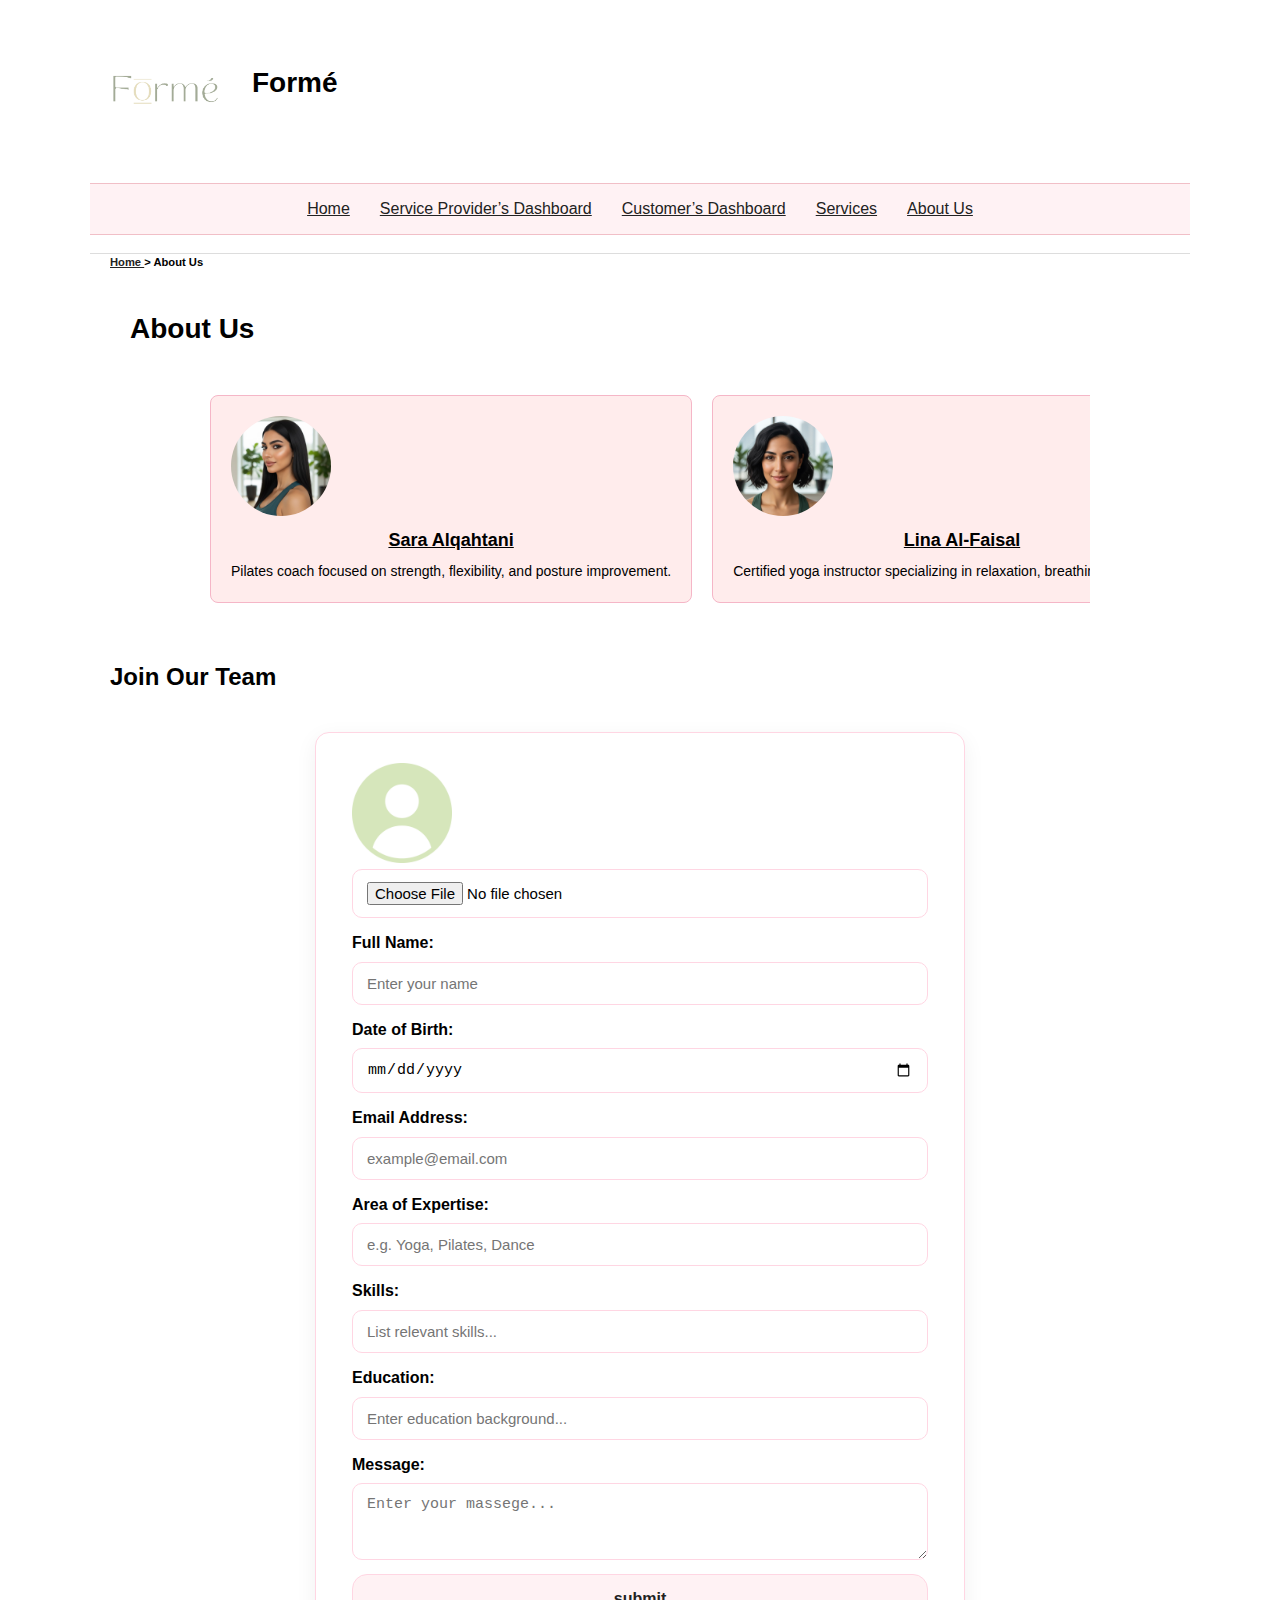
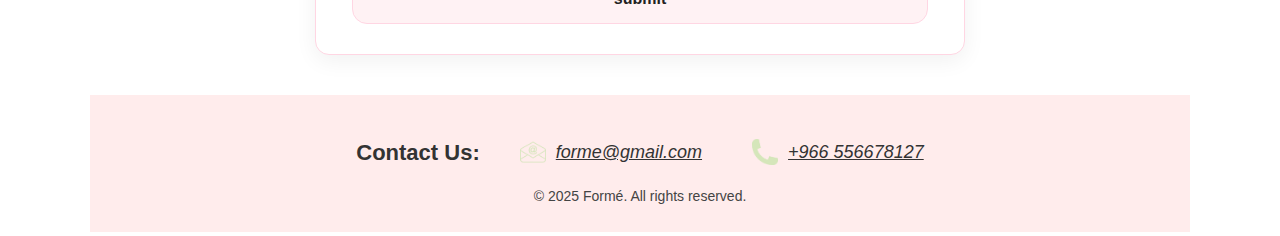
<file: About_Us.html>
<!DOCTYPE html>
<html lang="en">

<head>
  <meta charset="utf-8">
   <meta name="viewport" content="width=device-width, initial-scale=1.0">

  <title>Formé About Us Page</title>
  <link rel="stylesheet" href="Style.css">
    <script src="Script.js" defer></script>

</head>

<body>

  <!-- Header -->
  <header id="top" class="site-header">
    <div id="brand">
      <img src="images/Logo.png" alt="Logo" width="150" height="150">
      <h1 id="site-title">Formé</h1>
    </div>

    <nav id="navigation">
      <ul>
       <li><a href="home.html">Home</a></li>
        <li><a href="Service_Providers_Dashboard.html">Service Provider’s Dashboard</a></li>
        <li><a href="Customer_Dashboard.html">Customer’s Dashboard</a></li>
        <li><a href="Services.html">Services</a></li>
        <li><a href="About_Us.html">About Us</a></li>
      </ul>
    </nav>
  </header>

  <main>
    <nav id="indicator"><a href="home.html">Home </a>&gt; About Us </nav>

    <!-- Staff Section -->
    <section class="staff-section">
      <h2>About Us</h2>
      <div class="staff-container">

        <div class="staff-card">
          <img src="images/girl1.jpeg" alt="staff1 pic">
          <h3><a href="staff1.html">Sara Alqahtani</a></h3>
          <p>Pilates coach focused on strength, flexibility, and posture improvement.</p>
        </div>

        <div class="staff-card">
          <img src="images/girl2.jpeg" alt="staff2 pic">
          <h3><a href="staff2.html">Lina Al-Faisal</a></h3>
          <p>Certified yoga instructor specializing in relaxation, breathing, and balance.</p>
        </div>

        <div class="staff-card">
          <img src="images/girl3.jpeg" alt="staff3 pic">
          <h3><a href="staff3.html">Mona Al-Harbi</a></h3>
          <p>Dance coach with experience in modern and traditional styles, teaching rhythm and coordination.</p>
        </div>

        <div class="staff-card">
          <img src="images/girl4.jpeg" alt="staff4 pic">
          <h3><a href="staff4.html">Asma Al-Dossary</a></h3>
          <p>Wellness coach offering guidance in fitness, lifestyle, and personal health goals.</p>
        </div>

      </div>
    </section>

    <!-- Join Our Team Form -->
    <section class="join-team">
      <h2>Join Our Team</h2>

      <form class="form-card" name="teamForm" onsubmit="return validateForm()" method="post">

        <div class="form-image-upload">
          <img src="images/user-icon.png" alt="Avatar" width="100" height="100">

          <div class="file-upload-box">
            <input type="file" id="photo" name="profilePicture" accept="image/*">
          </div>
        </div>

        <label>Full Name:</label>
        <input type="text" id="name" name="name" placeholder="Enter your name" required >

        <label>Date of Birth:</label>
        <input type="date" id="dob" name="dob" required>

        <label>Email Address:</label>
        <input type="email" id="email" name="email" placeholder="example@email.com" required>

        <label>Area of Expertise:</label>
        <input type="text" id="expertise" name="expertise" placeholder="e.g. Yoga, Pilates, Dance" required>

        <label>Skills:</label>
        <input type="text" id="skills" name="skills" placeholder="List relevant skills..." required>

        <label>Education:</label>
        <input type="text" id="education" name="education" placeholder="Enter education background..." required>

        <label>Message:</label>
        <textarea id="message" name="message" rows="3" placeholder="Enter your massege..."></textarea>

        <input type="submit" value="submit" class="btn-primary-full">

      </form>
    </section>
  </main>

  <footer class="site-footer">
    <div class="contact-section">
      <h3>Contact Us:</h3>
      <div class="contact-info">
        <div class="contact-row">
          <img src="images/mail-removed.png" alt="Email icon">
          <a href="mailto:forme@gmail.com">forme@gmail.com</a>
        </div>
        <div class="contact-row">
          <img src="images/phone-removed.png" alt="Phone icon">
          <a href="tel:+966556678127">+966 556678127</a>
        </div>
      </div>
    </div>

    <p class="copyright">&copy; 2025 Formé. All rights reserved.</p>
  </footer>

</body>
</html>
</file>
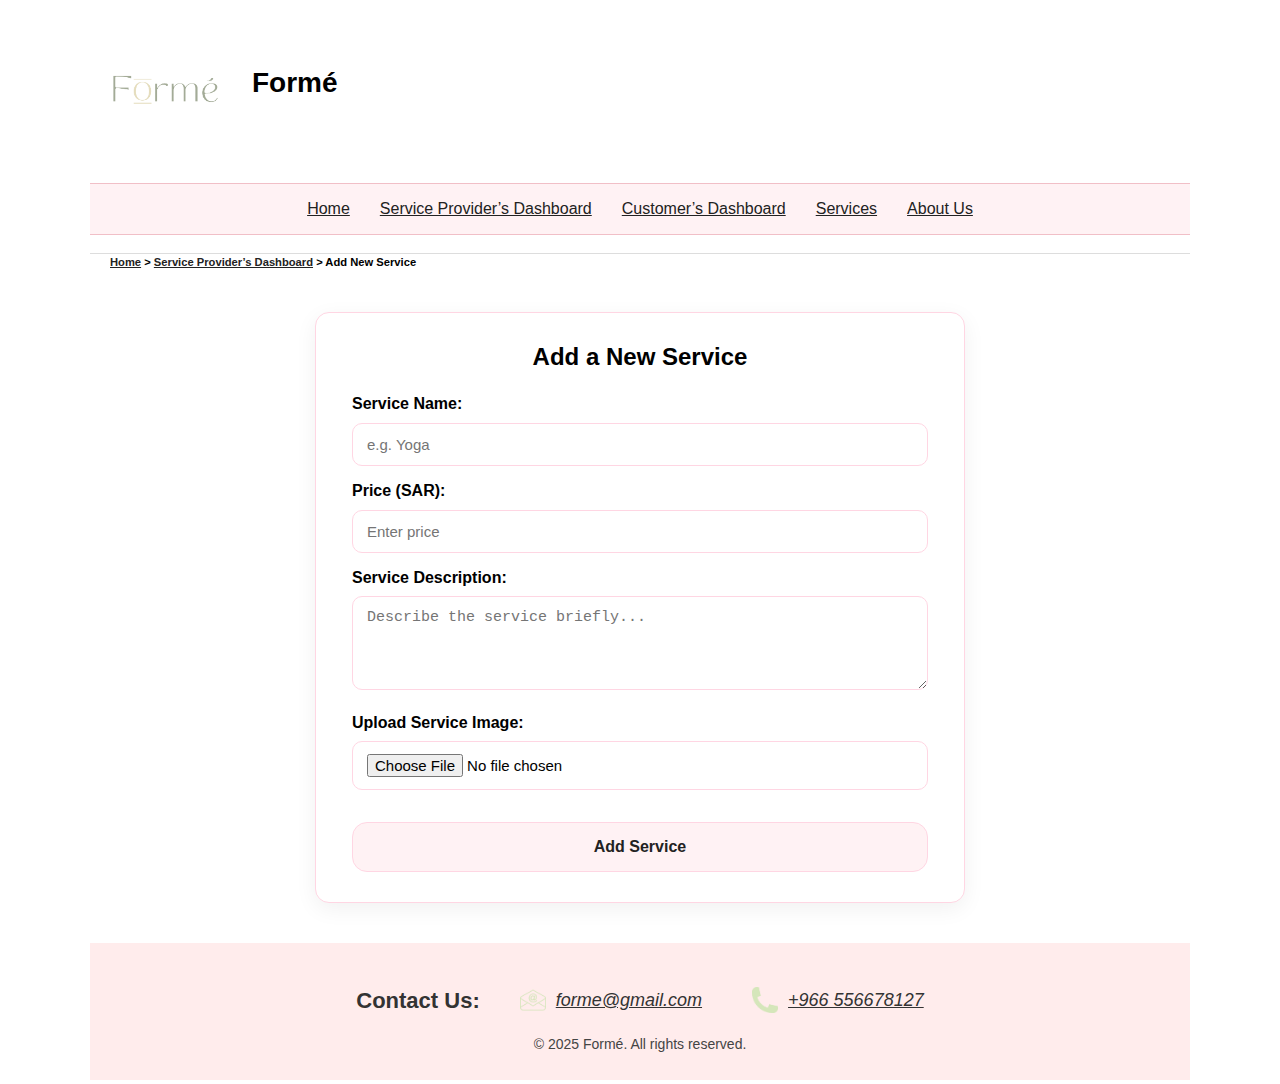
<file: add_new_service.html>
<!DOCTYPE html>
<html lang="en">

<head>
  <meta charset="utf-8">
  <title>Formé Add New Service</title>
  <link rel="stylesheet" href="Style.css">
  
</head>
<script src="Script.js" defer></script>
<body>

  <!-- Header -->
  <header id="top" class="site-header">
    <div id="brand">
      <img src="images/Logo.png" alt="Logo" width="150" height="150">
      <h1 id="site-title">Formé</h1>
    </div>

    <nav id="navigation">
      <ul>
        <li><a href="home.html">Home</a></li>
        <li><a href="Service_Providers_Dashboard.html">Service Provider’s Dashboard</a></li>
        <li><a href="Customer_Dashboard.html">Customer’s Dashboard</a></li>
        <li><a href="Services.html">Services</a></li>
        <li><a href="About_Us.html">About Us</a></li>
      </ul>
    </nav>

    <!-- THEME BUTTON (like your friends) -->
    <button id="themeBtn" class="theme-toggle">Switch Theme</button>
  </header>

  <!-- Main -->
  <main>

    <nav id="indicator">
      <a href="home.html">Home</a> &gt;
      <a href="Service_Providers_Dashboard.html">Service Provider’s Dashboard</a> &gt; Add New Service
    </nav>

    <!-- Add service form -->
    <section id="add-service">
      <form id="addServiceForm" class="form-card" action="#" method="post">

        <h2 style="text-align:center;">Add a New Service</h2>

        <label for="service-name">Service Name:</label>
        <input type="text" id="service-name" name="service-name" placeholder="e.g. Yoga" >

        <label for="service-price">Price (SAR):</label>
        <input type="number" id="service-price" name="service-price" placeholder="Enter price" min="0" >

        <label for="service-desc">Service Description:</label>
        <textarea id="service-desc" name="service-desc" rows="4" placeholder="Describe the service briefly..." ></textarea>

        <label for="service-photo">Upload Service Image:</label>
        <input type="file" id="service-photo" name="service-photo" accept="image/*" >

        <br><br>

        <input type="submit" value="Add Service" class="btn-primary-full">

      </form>
    </section>

  </main>

  <!-- Footer -->
  <footer class="site-footer">
    <div class="contact-section">
      <h3>Contact Us:</h3>
      <div class="contact-info">
        <div class="contact-row">
          <img src="images/mail-removed.png" alt="Email icon">
          <a href="mailto:forme@gmail.com">forme@gmail.com</a>
        </div>
        <div class="contact-row">
          <img src="images/phone-removed.png" alt="Phone icon">
          <a href="tel:+966556678127">+966 556678127</a>
        </div>
      </div>
    </div>
    <p class="copyright">&copy; 2025 Formé. All rights reserved.</p>
  </footer>
<script src="Script.js"></script>
</body>
</html>
</file>
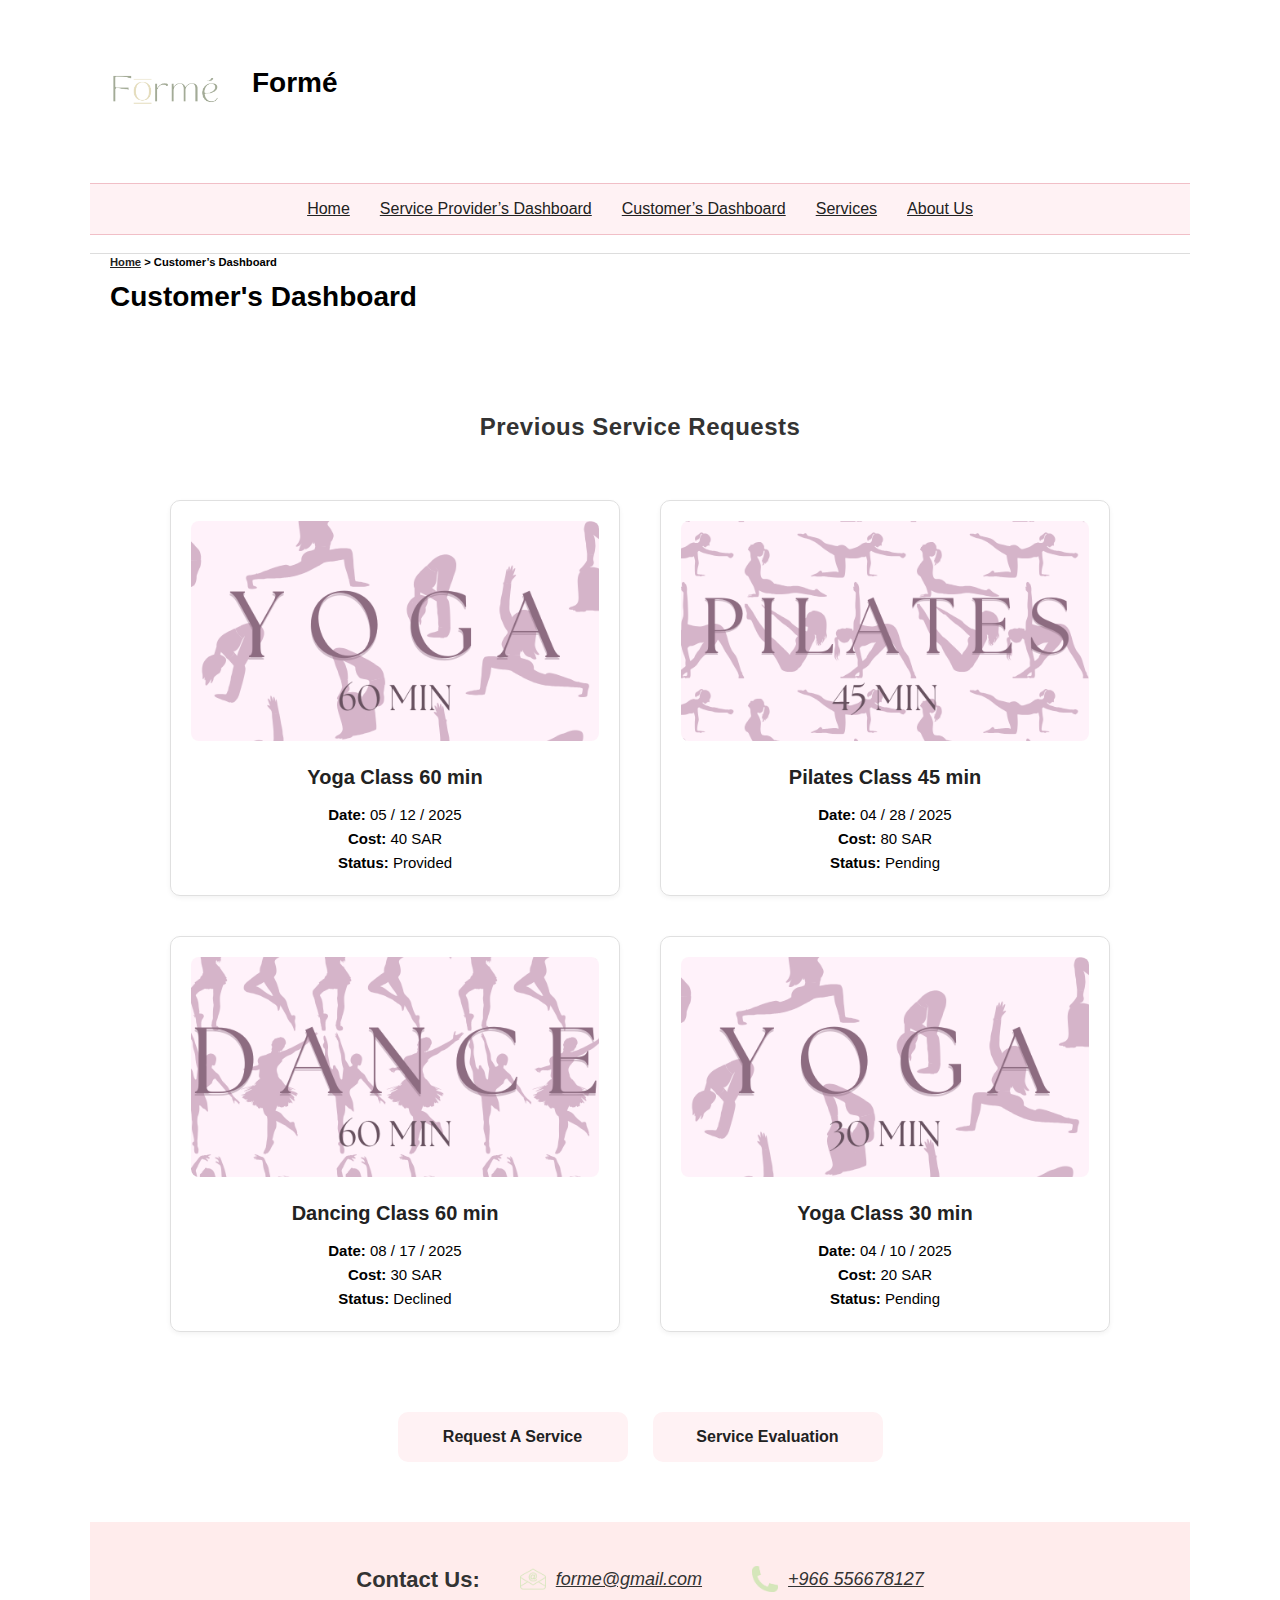
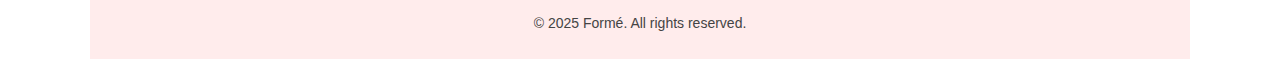
<file: Customer_Dashboard.html>
<!DOCTYPE html>
<html lang="en">

<head>
  <meta charset="utf-8">
  <title>Formé Customer Dashboard Page</title>
  <link rel="stylesheet" href="Style.css">
</head>

<body>

  <!-- Header -->
  <header id="top" class="site-header">

    <div id="brand">
      <img src="images/Logo.png" alt="Logo" width="150" height="150">
      <h1 id="site-title">Formé</h1>
    </div>

    <!-- Navigation bar -->
    <nav id="navigation">
      <ul>
        <li><a href="home.html">Home</a></li>
        <li><a href="Service_Providers_Dashboard.html">Service Provider’s Dashboard</a></li>
        <li><a href="Customer_Dashboard.html">Customer’s Dashboard</a></li>
        <li><a href="Services.html">Services</a></li>
        <li><a href="About_Us.html">About Us</a></li>
      </ul>
    </nav>
  </header>

  <!-- Main -->
  <main>
    <!-- Breadcrumb -->
    <nav id="indicator">
      <a href="home.html">Home</a> &gt; Customer’s Dashboard
    </nav>

    <h1 class="page-title">Customer's Dashboard</h1>

    <h2 class="section-title">Previous Service Requests</h2>

    <!-- Static previous requests (phase 2 requirement) -->
    <div class="catalog">

      <article class="product">
        <img src="images/YOGA60.png" alt="Yoga Class">
        <h3>Yoga Class 60 min</h3>
        <p><strong>Date:</strong> 05 / 12 / 2025</p>
        <p><strong>Cost:</strong> 40 SAR</p>
        <p><strong>Status:</strong> Provided</p>
      </article>

      <article class="product">
        <img src="images/pilates45.png" alt="Pilates Class">
        <h3>Pilates Class 45 min</h3>
        <p><strong>Date:</strong> 04 / 28 / 2025</p>
        <p><strong>Cost:</strong> 80 SAR</p>
        <p><strong>Status:</strong> Pending</p>
      </article>

      <article class="product">
        <img src="images/dance60.png" alt="Dance Class">
        <h3>Dancing Class 60 min</h3>
        <p><strong>Date:</strong> 08 / 17 / 2025</p>
        <p><strong>Cost:</strong> 30 SAR</p>
        <p><strong>Status:</strong> Declined</p>
      </article>

      <article class="product">
        <img src="images/YOGA30.png" alt="Yoga Class">
        <h3>Yoga Class 30 min</h3>
        <p><strong>Date:</strong> 04 / 10 / 2025</p>
        <p><strong>Cost:</strong> 20 SAR</p>
        <p><strong>Status:</strong> Pending</p>
      </article>

    </div>

    <!-- Links to phase 3 pages -->
    <div class="customer-links">
      <a href="request_service.html" class="btn-primary">Request A Service</a>
      <a href="Service_Evaluation.html" class="btn-primary">Service Evaluation</a>
    </div>

  </main>

  <!-- Footer -->
  <footer class="site-footer">
    <div class="contact-section">
      <h3>Contact Us:</h3>
      <div class="contact-info">
        <div class="contact-row">
          <img src="images/mail-removed.png" alt="Email icon">
          <a href="mailto:forme@gmail.com">forme@gmail.com</a>
        </div>
        <div class="contact-row">
          <img src="images/phone-removed.png" alt="Phone icon">
          <a href="tel:+966556678127">+966 556678127</a>
        </div>
      </div>
    </div>
    <p class="copyright">© 2025 Formé. All rights reserved.</p>
  </footer>

  <script src="Script.js"></script>
</body>

</html>
</file>
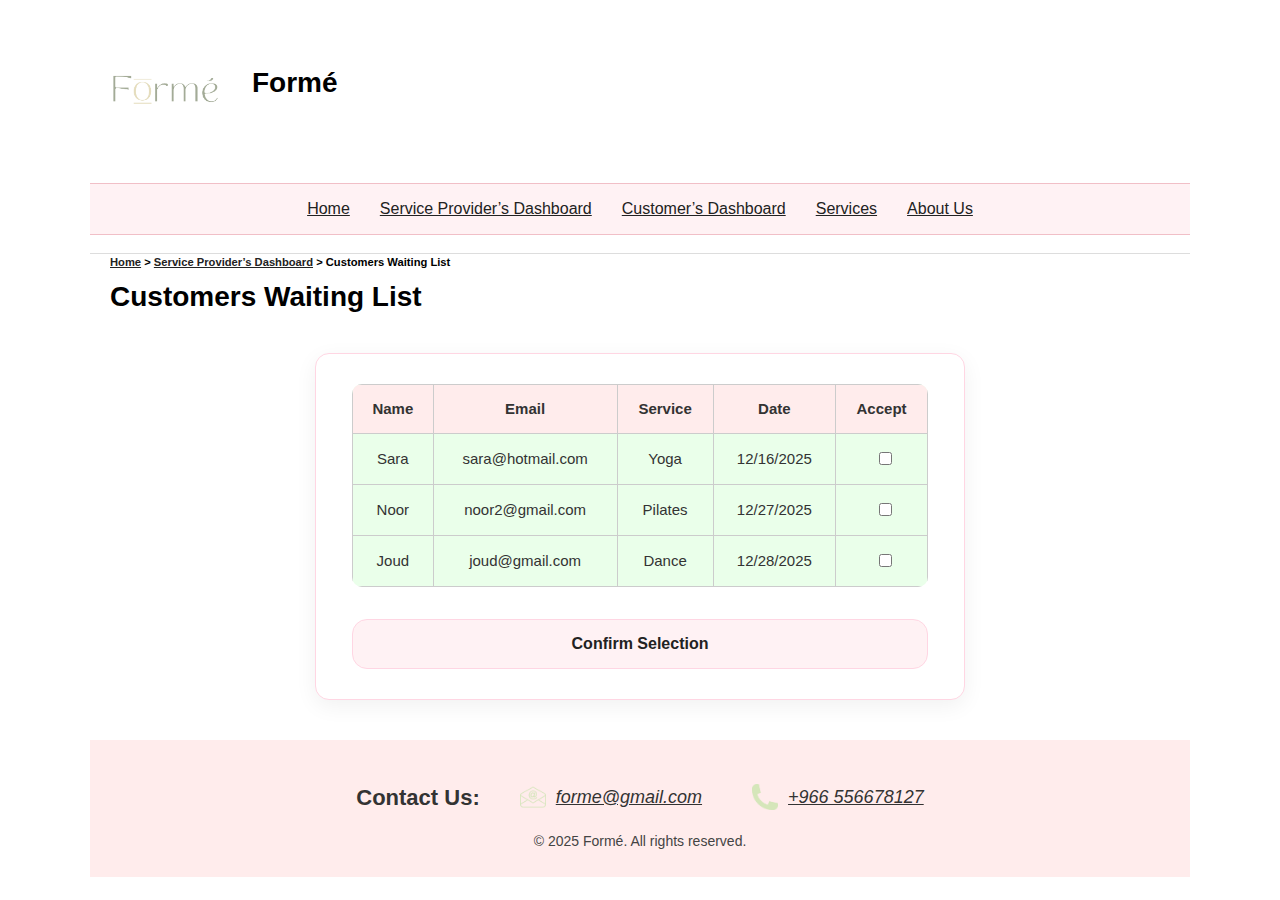
<file: customers_waiting_list.html>
<!DOCTYPE html>
<html lang="en">

<head>
  <meta charset="utf-8">
  <title>Formé Customers Waiting List</title>
  <link rel="stylesheet" href="Style.css">
</head>
<script src="Script.js" defer></script>

<body>

  <!-- Header -->
  <header id="top" class="site-header">
    <div id="brand">
      <img src="images/Logo.png" alt="Logo" width="150" height="150">
      <h1 id="site-title">Formé</h1>
    </div>

    <nav id="navigation">
      <ul>
        <li><a href="home.html">Home</a></li>
        <li><a href="Service_Providers_Dashboard.html">Service Provider’s Dashboard</a></li>
        <li><a href="Customer_Dashboard.html">Customer’s Dashboard</a></li>
        <li><a href="Services.html">Services</a></li>
        <li><a href="About_Us.html">About Us</a></li>
      </ul>
    </nav>
  </header>


  <!-- Main -->
  <main>

    <nav id="indicator">
  <a href="home.html">Home</a> &gt;
  <a href="Service_Providers_Dashboard.html">Service Provider’s Dashboard</a> &gt;
  Customers Waiting List
</nav>


    <section id="waiting-list">
      <h2 class="page-title center">Customers Waiting List</h2>

      <form class="form-card">
  <!-- Waiting list Table -->
        <div class="table-wrapper">
          <table class="table">
            <thead>
              <tr>
                <th>Name</th>
                <th>Email</th>
                <th>Service</th>
                <th>Date</th>
                <th>Accept</th>
              </tr>
            </thead>

            <tbody>
              <tr>
                <td>Sara</td>
                <td>sara@hotmail.com</td>
                <td>Yoga</td>
                <td>12/16/2025</td>
                <td><input type="checkbox" name="accept1"></td>
              </tr>

              <tr>
                <td>Noor</td>
                <td>noor2@gmail.com</td>
                <td>Pilates</td>
                <td>12/27/2025</td>
                <td><input type="checkbox" name="accep2"></td>
              </tr>

              <tr>
                <td>Joud</td>
                <td>joud@gmail.com</td>
                <td>Dance</td>
                <td>12/28/2025</td>
                <td><input type="checkbox" name="accept3"></td>
              </tr>
              
            </tbody>
          </table>
        </div>
<br>
<input type="submit" value="Confirm Selection" class="btn-primary-full">          
        

      </form>

    </section>
  </main>


  <!-- Footer -->
  <footer class="site-footer">
    <div class="contact-section">
      <h3>Contact Us:</h3>
      <div class="contact-info">
        <div class="contact-row">
          <img src="images/mail-removed.png" alt="Email icon">
          <a href="mailto:forme@gmail.com">forme@gmail.com</a>
        </div>
        <div class="contact-row">
          <img src="images/phone-removed.png" alt="Phone icon">
          <a href="tel:+966556678127">+966 556678127</a>
        </div>
      </div>
    </div>

    <p class="copyright">&copy; 2025 Formé. All rights reserved.</p>
  </footer>

</body>
</html>
</file>
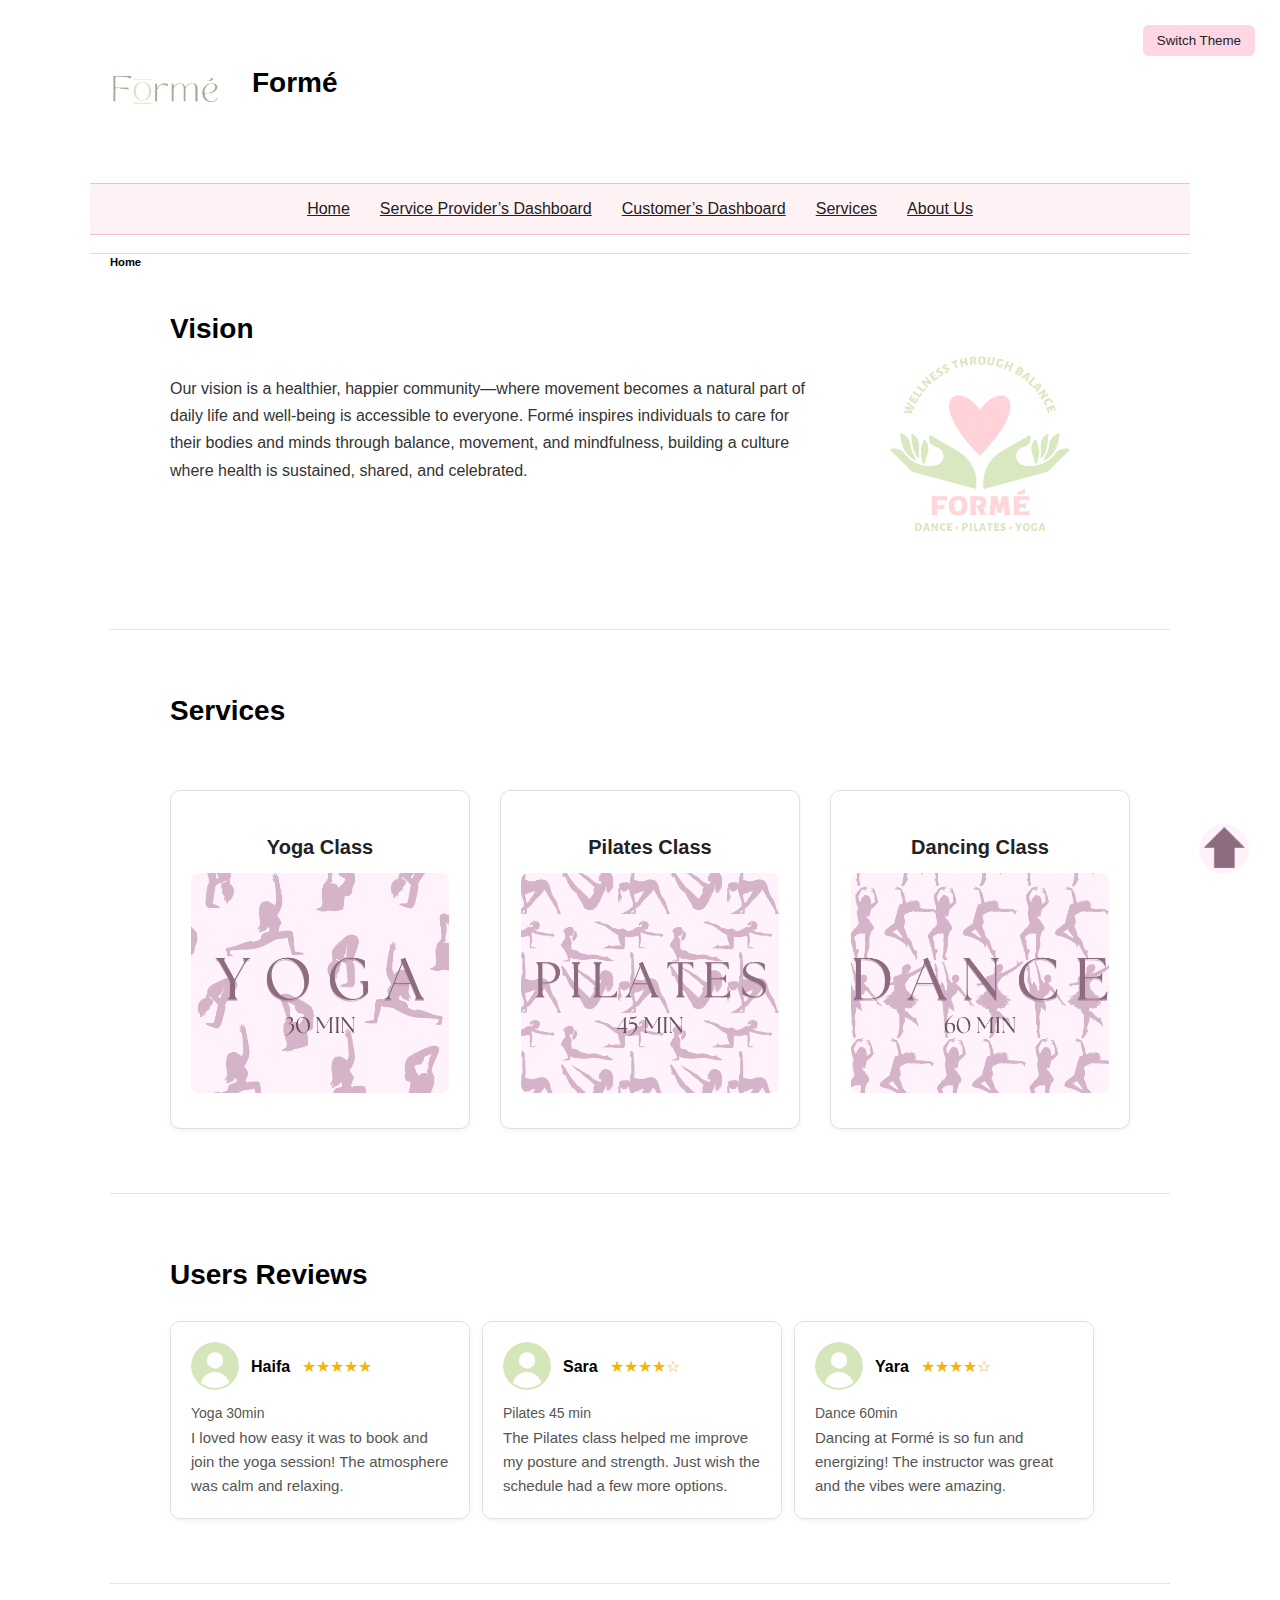
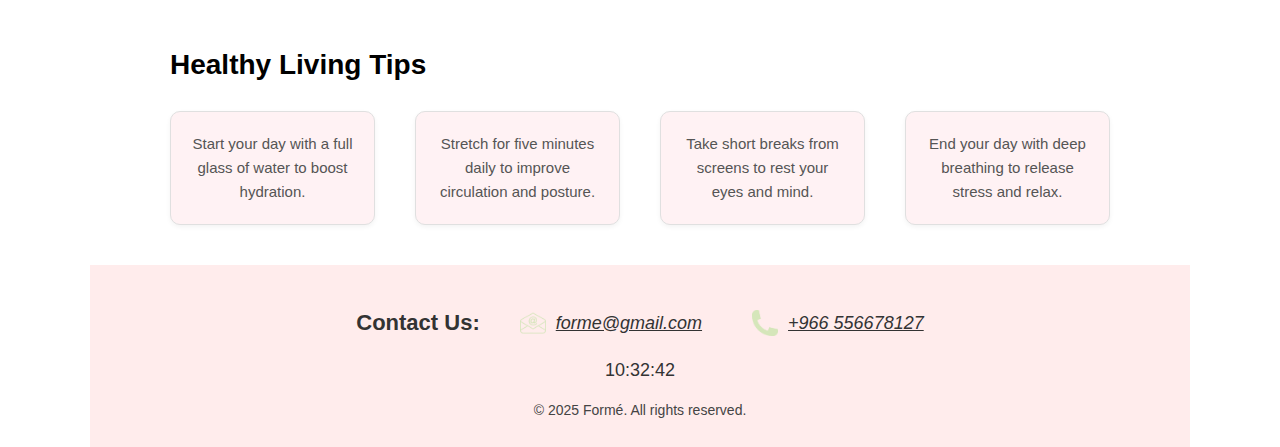
<file: home.html>
<!DOCTYPE html>
<html lang="en">
<head>
  <meta charset="utf-8" >
 <meta name="viewport" content="width=device-width, initial-scale=1.0">

  <title>Formé Home</title>
  <link rel="stylesheet" href="Style.css">
  <script src="Script.js" defer></script>
</head>

<body>

  <!-- Header -->
  <header id="top" class="site-header">
    <div id="brand">
      <img src="images/Logo.png" alt="Logo" width="150" height="150">
      <h1 id="site-title">Formé</h1>
	  <!-- Theme Button -->
<button id="themeBtn">Switch Theme</button>
  
    </div>


    <!-- Navigation bar -->
    <nav id="navigation">
      <ul>
        <li><a href="home.html">Home</a></li>
        <li><a href="Service_Providers_Dashboard.html">Service Provider’s Dashboard</a></li>
        <li><a href="Customer_Dashboard.html">Customer’s Dashboard</a></li>
        <li><a href="Services.html">Services</a></li>
        <li><a href="About_Us.html">About Us</a></li>
      </ul>
    </nav>
  </header>

  <!-- Main -->
  <main id="home-main">
  <nav id="indicator">Home</nav>
    <!-- Vision -->
    <section id="vision">
      <h2 id="vision-title">Vision</h2>

      <div class="vision-row">
        <div class="vision-text">
		
          <p>
            Our vision is a healthier, happier community—where movement becomes a natural part of daily life
            and well-being is accessible to everyone. 
            Formé inspires individuals to care for their bodies and minds
            through balance, movement, and mindfulness, building a culture where health is sustained, shared, and celebrated.
          </p>
        </div>

        
          <img class="vision-image" src="images/Vision.png" alt="Illustration related to Formé vision" >
     
      </div>
    </section>

   <hr>
     <!-- Services -->
    <section id="services" >
      <h2 id="services-title">Services</h2>

      <div class="cards services-cards">
        <article class="yoga card service">
          <h3>Yoga Class</h3>
        
            <img src="images/YOGA30.png" alt="Yoga Class 30 minutes" width="260" height="320">

		 <div class="yoga-info">
			<strong>Classes we offer for you</strong>
			<p>A calm and quick session to relax your body and clear your mind — ideal for busy days when you need a moment of balance.</p>
			<p>30 min – 20 SAR</p>
		</div>
			
        </article>
		
		 <article class="pilates card service">
          <h3>Pilates Class</h3>
         
            <img src="images/pilates45.png" alt="Pilates Class 45 minutes" width="260" height="320">
           
        <!-- Hidden info shown on hover -->
			<div class="pilates-info">
				<strong>Classes we offer for you</strong>
				<p>Focus on strength and control with gentle yet powerful movements that enhance posture, flexibility, and full-body awareness.</p>
				<p>45 min – 80 SAR</p>
				
			</div>
	
        </article>

        <article class="dance card service">
          <h3>Dancing Class</h3>
       
            <img src="images/dance60.png" alt="Dancing Class 60 minutes" width="260" height="320">
          
		   <!-- Hidden info shown on hover -->
         <div class="dance-info">
			<strong>Classes we offer for you</strong>
			<p>A full-hour dance experience that improves stamina and balance while letting you express yourself freely through motion and music.</p>
	
			<p>60 min – 30 SAR</p>
		</div>
			
        </article>
      </div>
	  </section>
	  <hr>
    <!-- Users Reviews -->
<section id="reviews">
  <h2 id="reviews-title">Users Reviews</h2>

  <div class="cards review-cards">
    <div class="card review">
      <div class="review-header">
        <img src="images/user-icon.png" alt="User icon" width="48" height="48">
        
          <strong>Haifa</strong>
          <span class="rating">★★★★★</span>
       
		</div>		
			<div><span class="rate-service">Yoga 30min</span></div>


      <p>
        I loved how easy it was to book and join the yoga session! The atmosphere was calm and relaxing.
      </p>
    </div>

    <div class="card review">
      <div class="review-header">
        <img src="images/user-icon.png" alt="User icon" width="48" height="48">
       
          <strong>Sara</strong>
          <span class="rating">★★★★☆</span>
		</div>
    <div><span class="rate-service">Pilates 45 min</span></div>
  
        
    
      <p>
        The Pilates class helped me improve my posture and strength. Just wish the schedule had a few more options.
      </p>
    </div>

    <div class="card review">
     <div class="review-header">
        <img src="images/user-icon.png" alt="User icon" width="48" height="48">
        
          <strong>Yara</strong>
          <span class="rating">★★★★☆</span>
		   </div>
		   <div><span class="rate-service">Dance 60min</span></div>
   
			
				
       
      
      <p>
        Dancing at Formé is so fun and energizing! The instructor was great and the vibes were amazing.
      </p>
    </div>
  </div>
  
  
</section>
<hr>
 <!-- Healthy Living Tips -->
<section id="tips">
  <h2 id="tips-title">Healthy Living Tips</h2>
  <div class="tips-cards">
    <div class="tip-box">Start your day with a full glass of water to boost hydration.</div>
    <div class="tip-box">Stretch for five minutes daily to improve circulation and posture.</div>
    <div class="tip-box">Take short breaks from screens to rest your eyes and mind.</div>
    <div class="tip-box">End your day with deep breathing to release stress and relax.</div>
  </div>
</section>
  
  
<!-- Scroll to Top Button -->
<button id="scrollTopBtn">
  <img src="images/arrow_up.png" alt="Go to top">
</button>

  </main>
  
  
 <footer class="site-footer">
  <div class="contact-section">
    <h3>Contact Us:</h3>

    <div class="contact-info">
      <div class="contact-row">
        <img src="images/mail-removed.png" alt="Email icon">
        <a href="mailto:forme@gmail.com">forme@gmail.com</a>
      </div>

      <div class="contact-row">
        <img src="images/phone-removed.png" alt="Phone icon">
        <a href="tel:+966556678127">+966 556678127</a>
      </div>
    </div>
  </div>
 <p id="clock"></p>
  <p class="copyright">&copy; 2025 Formé. All rights reserved.</p>
</footer>

</body>
</html>
</file>
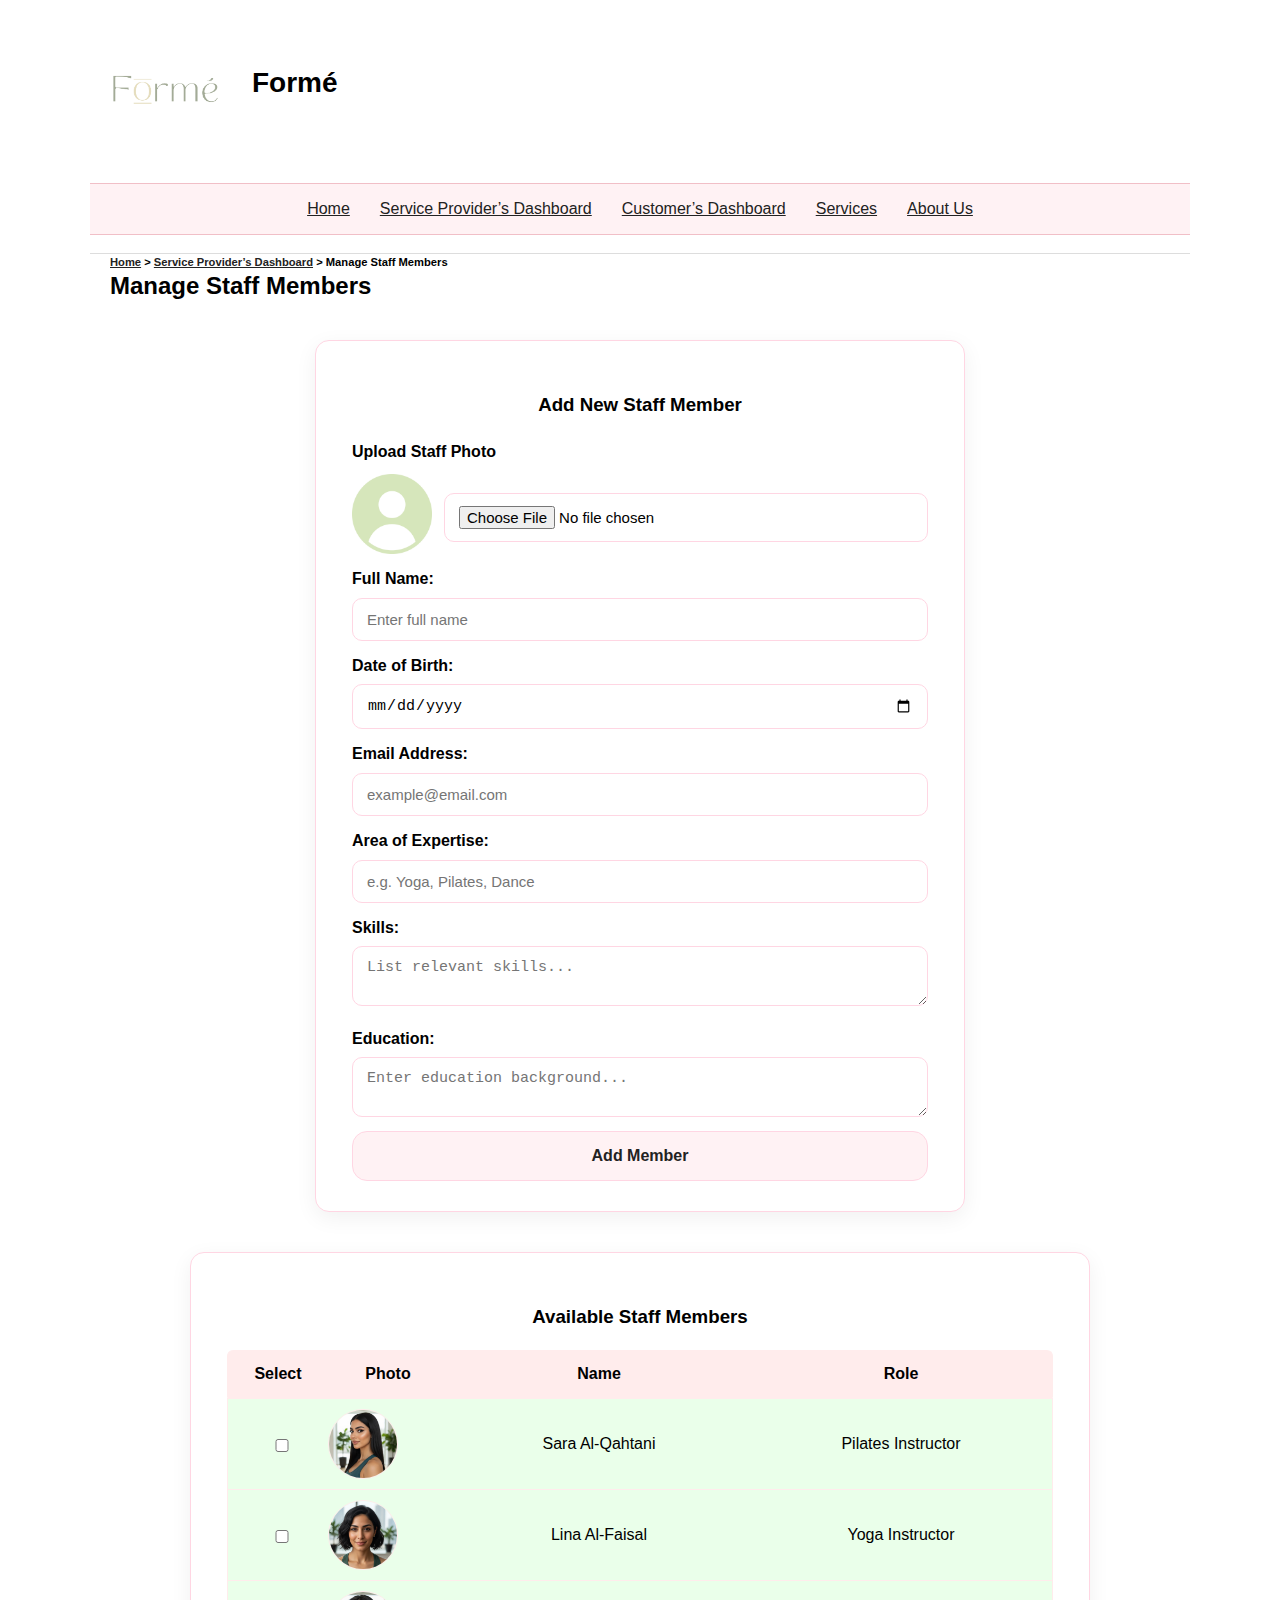
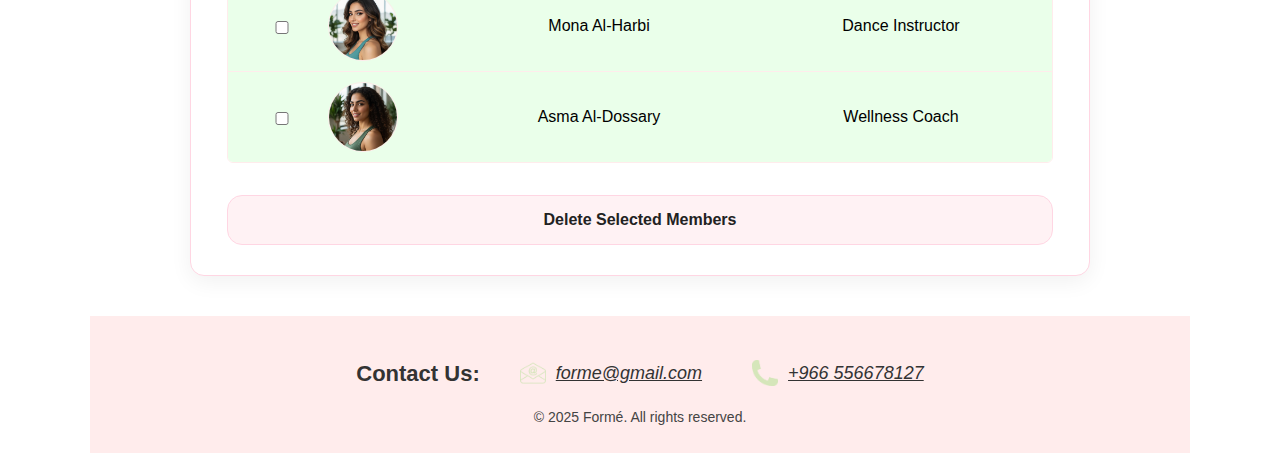
<file: manage_staff_members.html>
<!DOCTYPE html>
<html lang="en">

<head>
  <meta charset="utf-8">
  <title>Formé – Manage Staff Members</title>
  <link rel="stylesheet" href="Style.css">
</head>
<script src="Script.js" defer></script>
<body>

  <!-- Header -->
  <header id="top" class="site-header">
    <div id="brand">
      <img src="images/Logo.png" alt="Logo" width="150" height="150">
      <h1 id="site-title">Formé</h1>
    </div>

    <nav id="navigation">
      <ul>
        <li><a href="home.html">Home</a></li>
        <li><a href="Service_Providers_Dashboard.html">Service Provider’s Dashboard</a></li>
        <li><a href="Customer_Dashboard.html">Customer’s Dashboard</a></li>
        <li><a href="Services.html">Services</a></li>
        <li><a href="About_Us.html">About Us</a></li>
      </ul>
    </nav>
  </header>

  <!-- Main -->
  <main>

    <nav id="indicator">
      <a href="home.html">Home</a> &gt;
      <a href="Service_Providers_Dashboard.html">Service Provider’s Dashboard</a> &gt;
      Manage Staff Members
    </nav>

    <!-- ADD STAFF SECTION -->
    <section id="manage-staff">

      <h2>Manage Staff Members</h2>

      <form class="form-card" id="add-staff-form" action="#" method="post">

        <h3 style="text-align:center;">Add New Staff Member</h3>

        <label>Upload Staff Photo</label>
        <div class="upload-row">
          <img src="images/user-icon.png" alt="Avatar">
          <input type="file" id="staff-photo" name="photo" accept="image/*">
        </div>

        <label for="staff-name">Full Name:</label>
        <input type="text" id="staff-name" name="name" placeholder="Enter full name">

        <label for="staff-dob">Date of Birth:</label>
        <input type="date" id="staff-dob" name="dob">

        <label for="staff-email">Email Address:</label>
        <input type="email" id="staff-email" name="email" placeholder="example@email.com">

        <label for="staff-role">Area of Expertise:</label>
        <input type="text" id="staff-role" name="expertise" placeholder="e.g. Yoga, Pilates, Dance">

        <label for="skills">Skills:</label>
        <textarea id="skills" name="skills" placeholder="List relevant skills..."></textarea>

        <label for="education">Education:</label>
        <textarea id="education" name="education" placeholder="Enter education background..."></textarea>

        <input type="submit" value="Add Member" class="btn-primary-full">

      </form>
    </section>

    <!-- DELETE STAFF SECTION -->
    <section id="delete-staff">
      <form class="form-card" id="delete-staff-form" action="#" method="post" style="max-width:900px;">

        <h3 style="text-align:center;">Available Staff Members</h3>

        <div class="staff-header">
          <div>Select</div>
          <div>Photo</div>
          <div>Name</div>
          <div>Role</div>
        </div>

        <!-- Automatically filled by JS -->
        <div class="staff-list"></div>

        <br>
        <input type="submit" value="Delete Selected Members" class="btn-primary-full">

      </form>
    </section>

  </main>

  <!-- Footer -->
  <footer class="site-footer">
    <div class="contact-section">
      <h3>Contact Us:</h3>
      <div class="contact-info">
        <div class="contact-row">
          <img src="images/mail-removed.png" alt="Email icon">
          <a href="mailto:forme@gmail.com">forme@gmail.com</a>
        </div>
        <div class="contact-row">
          <img src="images/phone-removed.png" alt="Phone icon">
          <a href="tel:+966556678127">+966 556678127</a>
        </div>
      </div>
    </div>

    <p class="copyright">&copy; 2025 Formé. All rights reserved.</p>
  </footer>

  <!-- Script -->
  <script src="Script.js"></script>

</body>
</html>
</file>
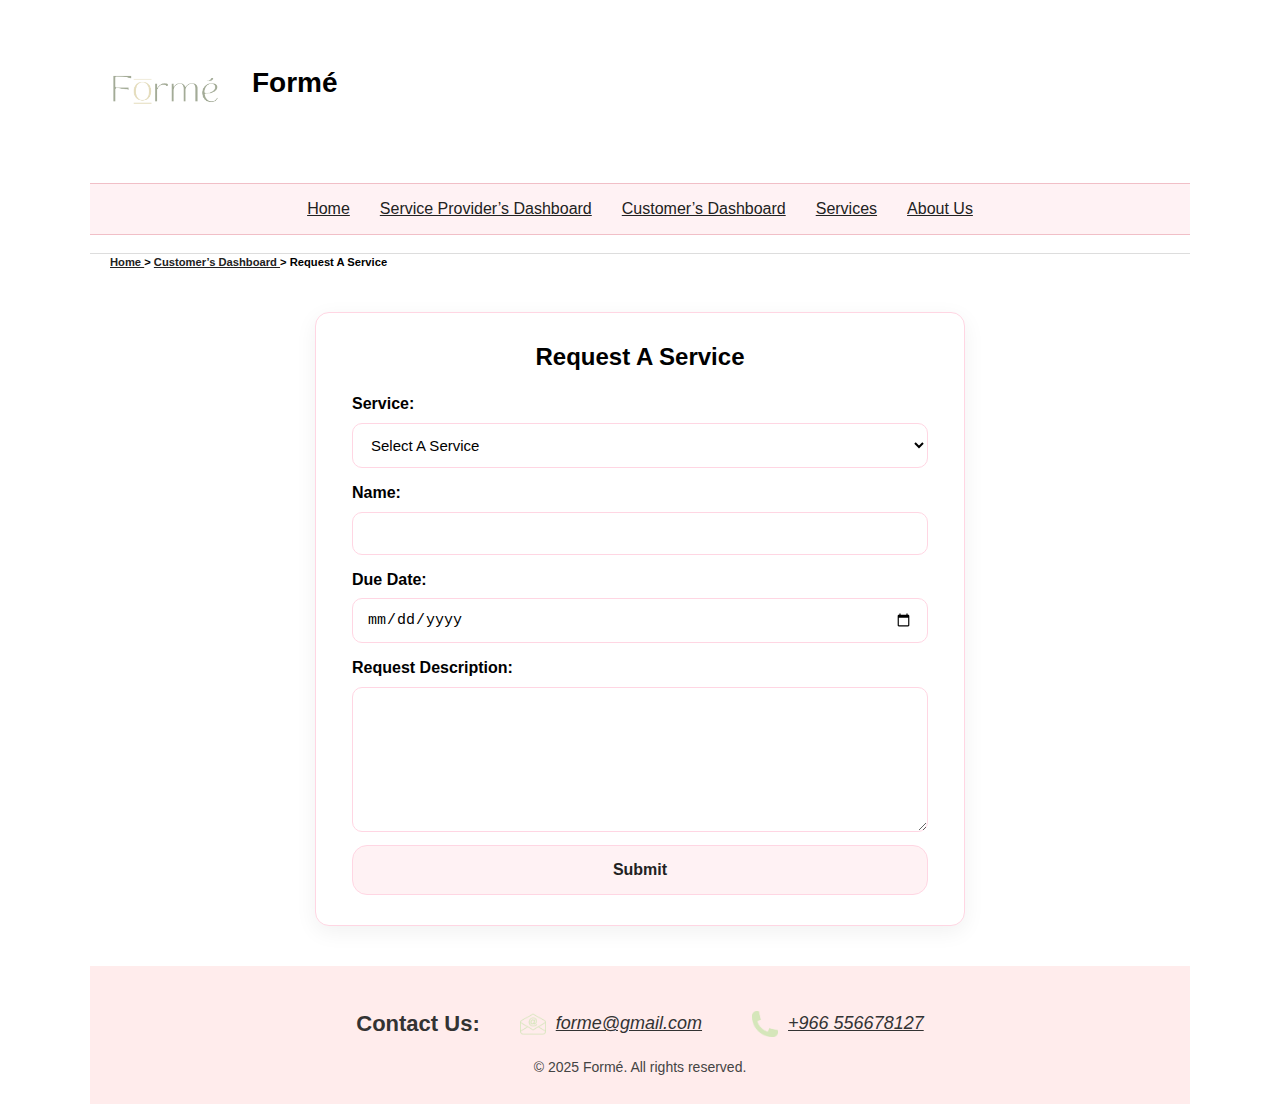
<file: request_service.html>
<!DOCTYPE html>
<html lang="en">

<head>
  <meta charset="utf-8">
  <title>Formé Request Service Page</title>
  <link rel="stylesheet" href="Style.css">
   <script src="Script.js" defer ></script>
</head>

<body>

  <!-- Header -->
  <header id="top" class="site-header">

    <div id="brand">
      <img src="images/Logo.png" alt="Logo" width="150" height="150">
      <h1 id="site-title">Formé</h1>
    </div>

    <nav id="navigation">
      <ul>
        <li><a href="home.html">Home</a></li>
        <li><a href="Service_Providers_Dashboard.html">Service Provider’s Dashboard</a></li>
        <li><a href="Customer_Dashboard.html">Customer’s Dashboard</a></li>
        <li><a href="Services.html">Services</a></li>
        <li><a href="About_Us.html">About Us</a></li>
      </ul>
    </nav>
  </header>

  <main class="request-page">

    <nav id="indicator">
      <a href="home.html">Home </a> &gt;
      <a href="Customer_Dashboard.html">Customer’s Dashboard </a> &gt; Request A Service
    </nav>

    <!-- MESSAGE BOX (new) -->
    <div id="msgBox" class="message-box" style="display:none;"></div>

    <section id="Req-Service">
      <form class="form-card" action="#" method="post" novalidate>

        <h2 style="text-align:center;">Request A Service</h2>

        <div class="field">
          <label for="service">Service:</label>
          <select id="service" name="service" class="select-input">
            <option value="" selected disabled>Select A Service</option>
            <optgroup label="Dance">
              <option value="dance-30">30 min — 15 SAR</option>
              <option value="dance-60">60 min — 30 SAR</option>
            </optgroup>
            <optgroup label="Pilates">
              <option value="pilates-45">45 min — 80 SAR</option>
              <option value="pilates-90">90 min — 160 SAR</option>
            </optgroup>
            <optgroup label="Yoga">
              <option value="yoga-30">30 min — 20 SAR</option>
              <option value="yoga-60">60 min — 40 SAR</option>
            </optgroup>
          </select>
        </div>

        <label for="name">Name:</label>
        <input type="text" id="name">

        <label for="dueDate">Due Date:</label>
        <input type="date" id="dueDate">

        <label for="desc">Request Description:</label>
        <textarea id="desc" rows="7"></textarea>

        <div class="actions">
          <input type="submit" value="Submit" class="btn-primary-full">
        </div>

      </form>
    </section>

    <section id="requestsContainer">
      <h3>Requests you added in this visit:</h3>
      <ul id="requestsList"></ul>
    </section>

  </main>

  <footer class="site-footer">
    <div class="contact-section">
      <h3>Contact Us:</h3>

      <div class="contact-info">
        <div class="contact-row">
          <img src="images/mail-removed.png">
          <a href="mailto:forme@gmail.com">forme@gmail.com</a>
        </div>
        <div class="contact-row">
          <img src="images/phone-removed.png">
          <a href="tel:+966556678127">+966 556678127</a>
        </div>
      </div>
    </div>
    <p class="copyright">&copy; 2025 Formé. All rights reserved.</p>
  </footer>

 
</body>

</html>
</file>
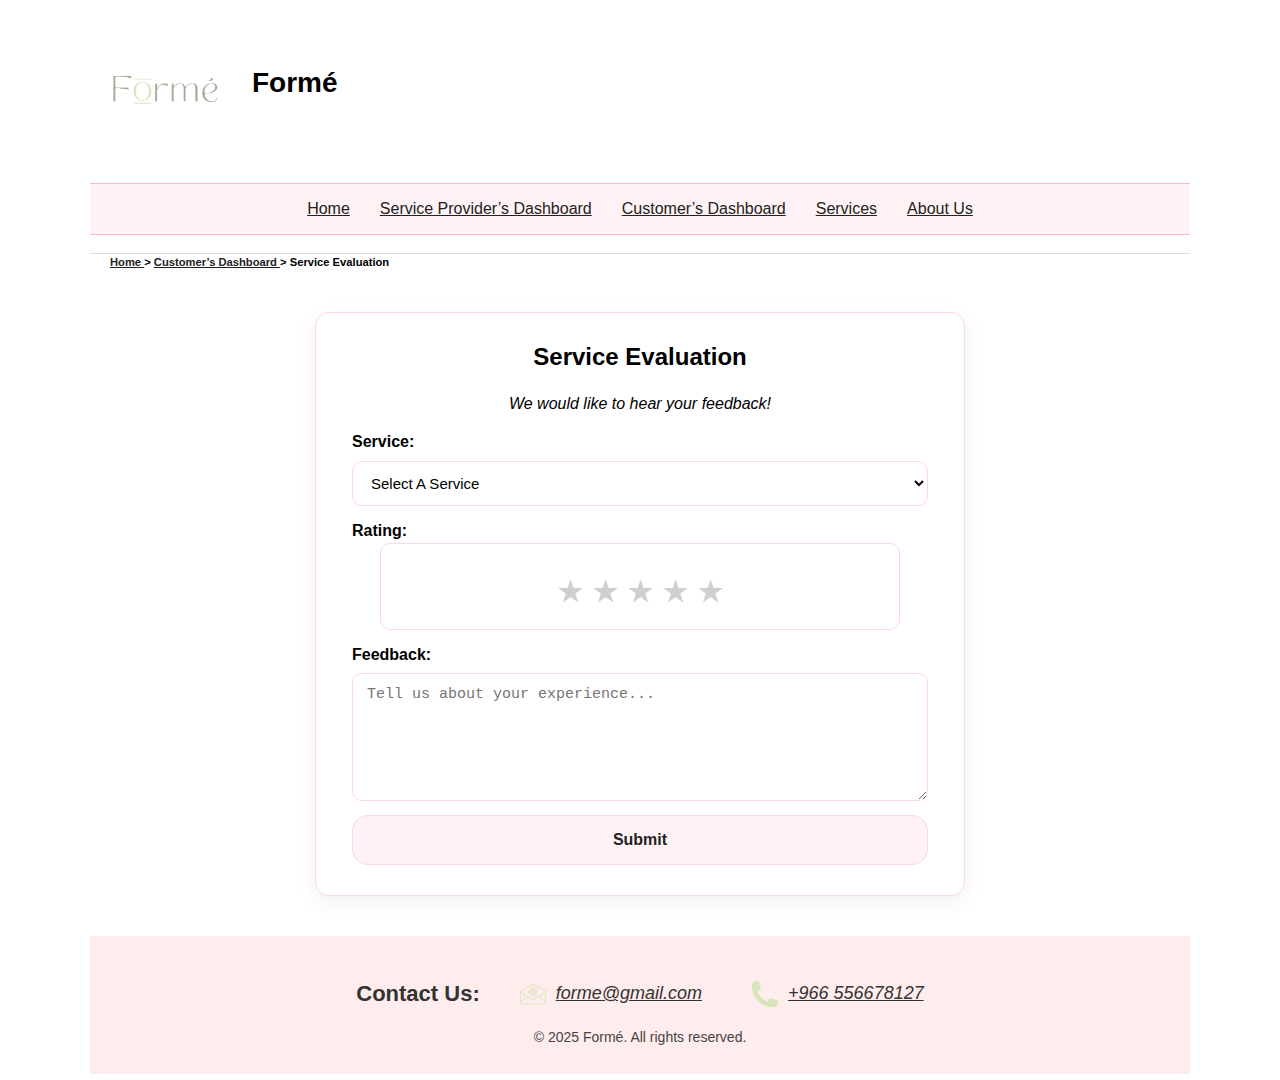
<file: Service_Evaluation.html>
<!DOCTYPE html>
<html lang="en">

<head>
  <meta charset="utf-8">
  <title>Formé Service Evaluation Page</title>
  <link rel="stylesheet" href="Style.css">
   <script src="Script.js" defer ></script>
</head>

<body>

  <header id="top" class="site-header">

    <div id="brand">
      <img src="images/Logo.png" alt="Logo" width="150" height="150">
      <h1 id="site-title">Formé</h1>
    </div>

    <nav id="navigation">
      <ul>
        <li><a href="home.html">Home</a></li>
        <li><a href="Service_Providers_Dashboard.html">Service Provider’s Dashboard</a></li>
        <li><a href="Customer_Dashboard.html">Customer’s Dashboard</a></li>
        <li><a href="Services.html">Services</a></li>
        <li><a href="About_Us.html">About Us</a></li>
      </ul>
    </nav>
  </header>

  <main class="eval-page">

    <nav id="indicator">
      <a href="home.html">Home </a> &gt;
      <a href="Customer_Dashboard.html">Customer’s Dashboard </a> &gt; Service Evaluation
    </nav>

    <!-- message box -->
    <div id="evalMsg" class="message-box" style="display:none;"></div>

    <section id="Eval-Service">
      <form class="form-card" action="#" method="post" novalidate>

        <h2 style="text-align:center;">Service Evaluation</h2>

        <p class="eval-intro"><em>We would like to hear your feedback!</em></p>

        <div class="field">
          <label>Service:</label>
          <select id="service" class="select-input">
            <option value="" selected disabled>Select A Service</option>
            <optgroup label="Dance">
              <option value="dance-30">30 min — 15 SAR</option>
              <option value="dance-60">60 min — 30 SAR</option>
            </optgroup>
            <optgroup label="Pilates">
              <option value="pilates-45">45 min — 80 SAR</option>
              <option value="pilates-90">90 min — 160 SAR</option>
            </optgroup>
            <optgroup label="Yoga">
              <option value="yoga-30">30 min — 20 SAR</option>
              <option value="yoga-60">60 min — 40 SAR</option>
            </optgroup>
          </select>
        </div>

        <div class="field">
          <label>Rating:</label>
          <fieldset class="stars">
            <input type="radio" id="star5" name="rating" value="5"><label for="star5">★</label>
            <input type="radio" id="star4" name="rating" value="4"><label for="star4">★</label>
            <input type="radio" id="star3" name="rating" value="3"><label for="star3">★</label>
            <input type="radio" id="star2" name="rating" value="2"><label for="star2">★</label>
            <input type="radio" id="star1" name="rating" value="1"><label for="star1">★</label>
          </fieldset>
        </div>

        <div class="field">
          <label>Feedback:</label>
          <textarea id="feedback" rows="6" placeholder="Tell us about your experience..."></textarea>
        </div>

        <div class="actions">
          <input type="submit" value="Submit" class="btn-primary-full">
        </div>

      </form>
    </section>

  </main>

  <footer class="site-footer">
    <div class="contact-section">
      <h3>Contact Us:</h3>
      <div class="contact-info">
        <div class="contact-row">
          <img src="images/mail-removed.png">
          <a href="mailto:forme@gmail.com">forme@gmail.com</a>
        </div>
        <div class="contact-row">
          <img src="images/phone-removed.png">
          <a href="tel:+966556678127">+966 556678127</a>
        </div>
      </div>
    </div>
    <p class="copyright">&copy; 2025 Formé. All rights reserved.</p>
  </footer>

 
</body>

</html>
</file>
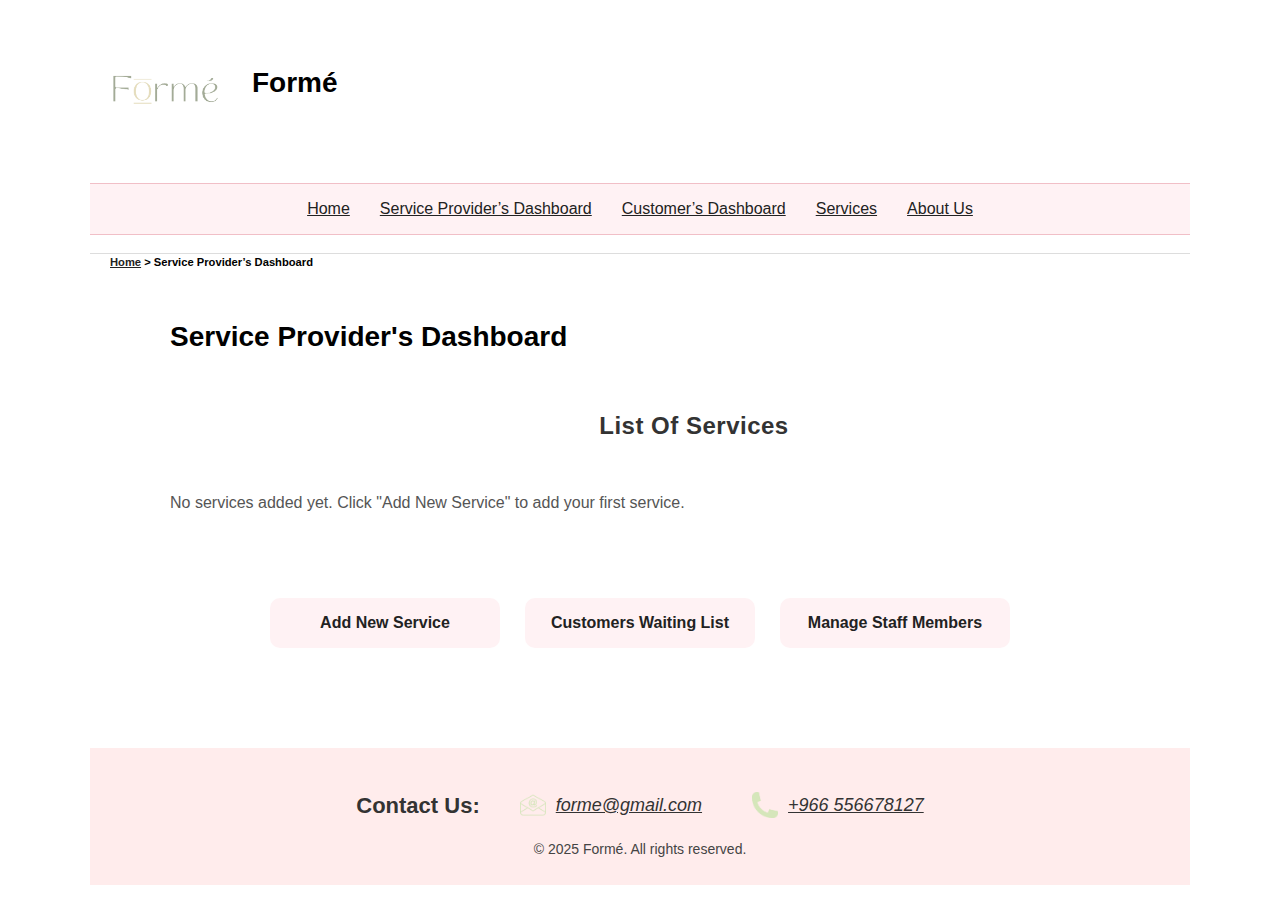
<file: Service_Providers_Dashboard.html>
<!DOCTYPE html>
<html lang="en">
<head>
  <meta charset="utf-8">
  <title>Formé Service Provider Dashboard</title>
   <link rel="stylesheet" href="Style.css">
  <script src="Script.js" defer></script>
</head>

<body>

  <!-- Header -->
  <header id="top" class="site-header">
    <div id="brand">
      <img src="images/Logo.png" alt="Logo" width="150" height="150">
      <h1 id="site-title">Formé</h1>
    </div>

    <nav id="navigation">
      <ul>
        <li><a href="home.html">Home</a></li>
        <li><a href="Service_Providers_Dashboard.html">Service Provider’s Dashboard</a></li>
        <li><a href="Customer_Dashboard.html">Customer’s Dashboard</a></li>
        <li><a href="Services.html">Services</a></li>
        <li><a href="About_Us.html">About Us</a></li>
      </ul>
    </nav>

    <!-- THEME BUTTON (same location & method as friends) -->
    <button id="themeBtn" class="theme-toggle">Switch Theme</button>
  </header>


  <!-- Main -->
  <main>
    <nav id="indicator"><a href="home.html">Home</a> &gt; Service Provider’s Dashboard</nav>

    <section id="services">

      <h2 class="page-title">Service Provider's Dashboard</h2>

      <!-- Dynamic Services List -->
      <h2 class="section-title">List Of Services</h2>

      <div id="providerServices" class="cards services-cards"></div>

      <!-- Buttons -->
      <div class="dashboard-links">
        <a href="add_new_service.html" class="btn-primary">Add New Service</a>
        <a href="customers_waiting_list.html" class="btn-primary">Customers Waiting List</a>
        <a href="manage_staff_members.html" class="btn-primary">Manage Staff Members</a>
      </div>

    </section>
  </main>


  <!-- Footer -->
  <footer class="site-footer">
    <div class="contact-section">
      <h3>Contact Us:</h3>
      <div class="contact-info">
        <div class="contact-row">
          <img src="images/mail-removed.png" alt="Email icon">
          <a href="mailto:forme@gmail.com">forme@gmail.com</a>
        </div>
        <div class="contact-row">
          <img src="images/phone-removed.png" alt="Phone icon">
          <a href="tel:+966556678127">+966 556678127</a>
        </div>
      </div>
    </div>
    <p class="copyright">&copy; 2025 Formé. All rights reserved.</p>
  </footer>
<script src="Script.js"></script>
</body>
</html>
</file>
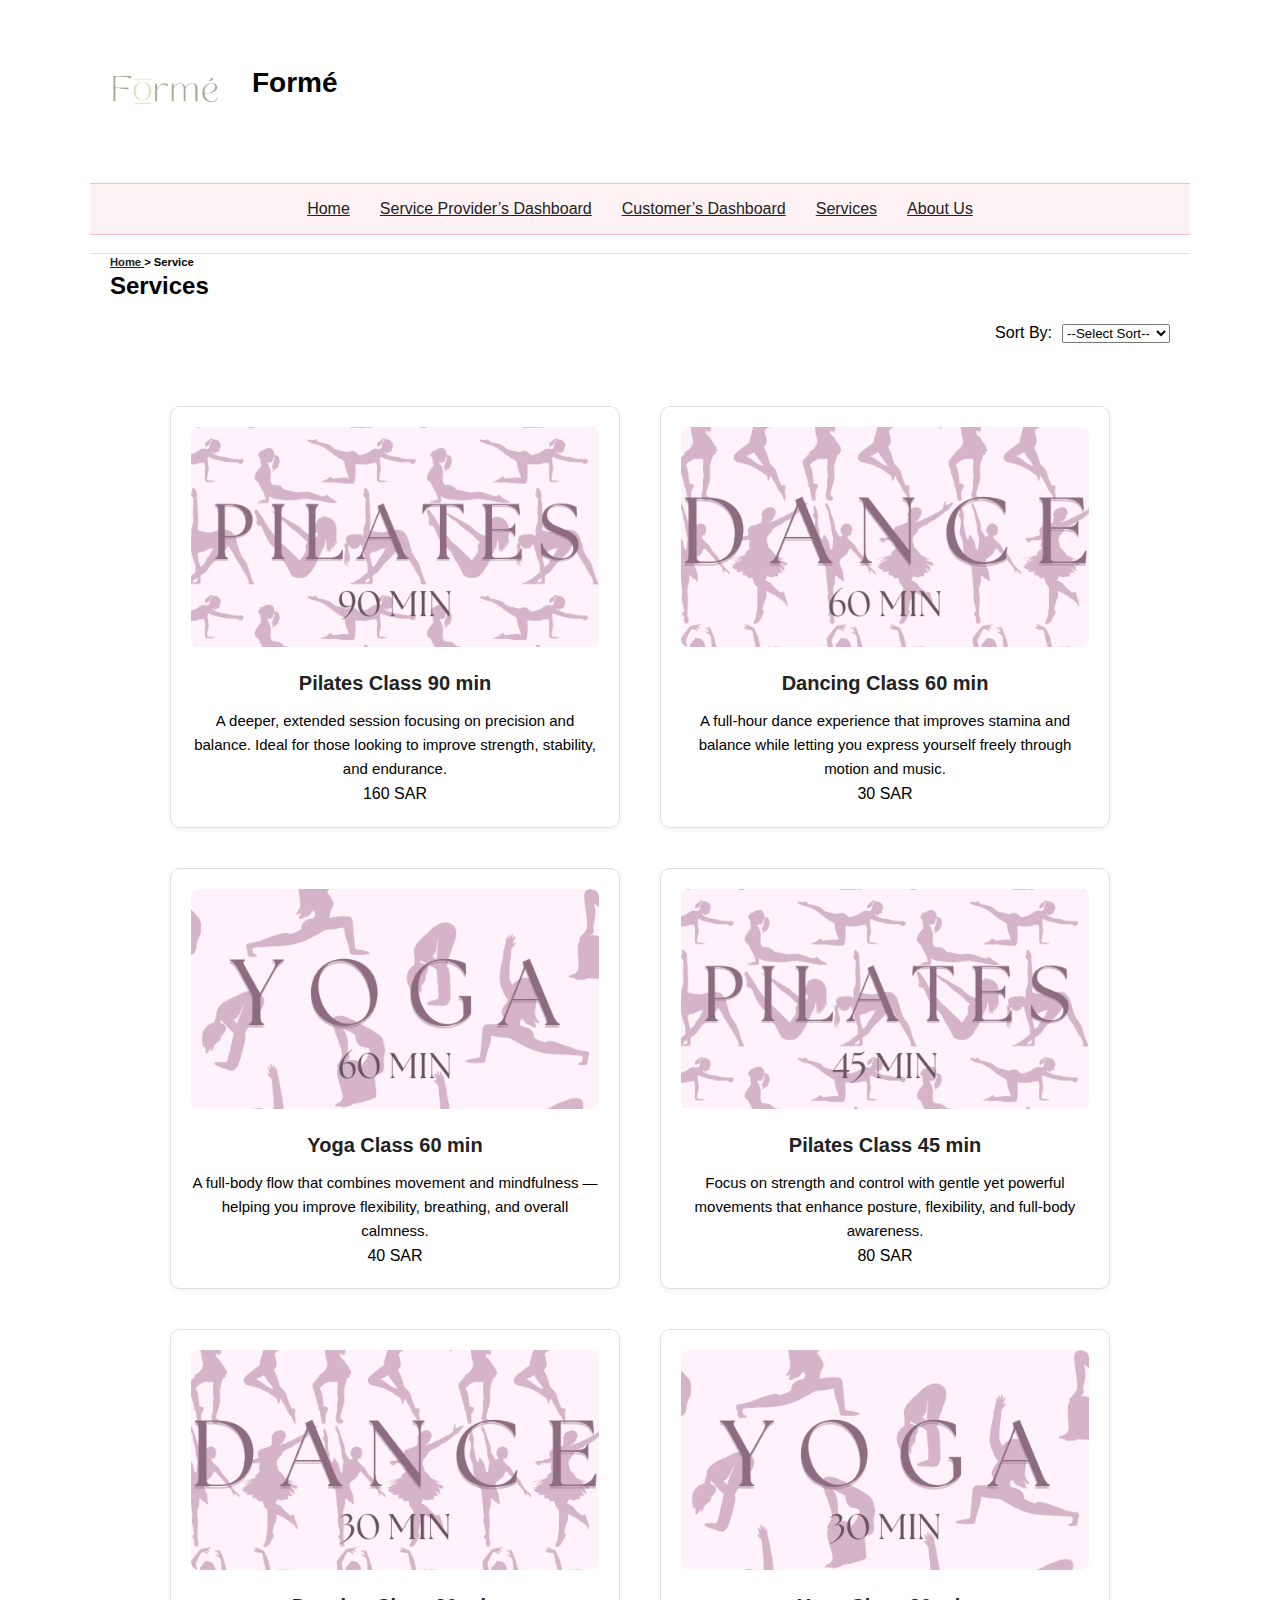
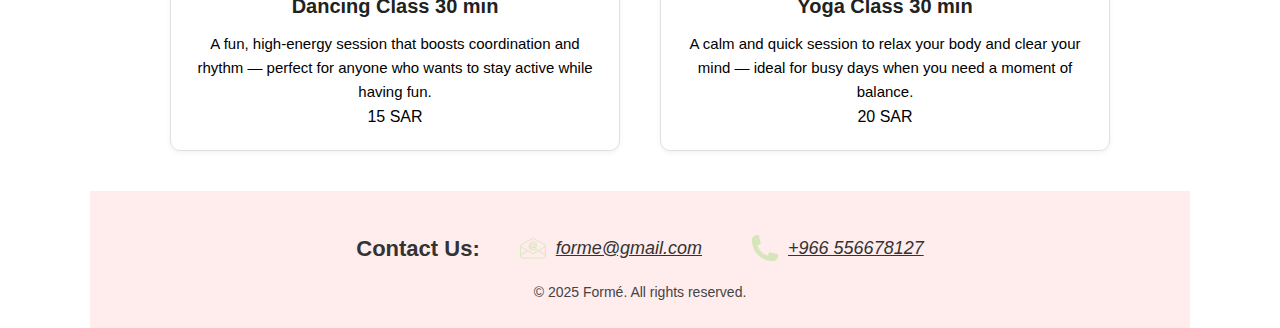
<file: Services.html>
<!DOCTYPE html>
<html lang="en">
<head>
  <meta charset="utf-8">
  <title>Formé Services</title>
  <link rel="stylesheet" href="Style.css">
  <script src="Script.js" defer></script>
</head>

<body>

  <!-- Header -->
  <header id="top" class="site-header">
    <div id="brand">
      <img src="images/Logo.png" alt="Logo" width="150" height="150">
      <h1 id="site-title">Formé</h1>
    </div>

    <!-- Navigation bar -->
    <nav id="navigation">
      <ul>
       <li><a href="home.html">Home</a></li>
        <li><a href="Service_Providers_Dashboard.html">Service Provider’s Dashboard</a></li>
        <li><a href="Customer_Dashboard.html">Customer’s Dashboard</a></li>
        <li><a href="Services.html">Services</a></li>
        <li><a href="About_Us.html">About Us</a></li>
      </ul>
    </nav>
  </header>
  <!--Main-->
  <main id="Service-main">
  
<nav id="indicator"><a href="home.html">Home </a>&gt; Service</nav>
  
  <h2 id="Services-title">Services</h2>
  <!--sort-->

	<div class="sort">
  <label for="sort">Sort By:</label>
  <select id="sort">
  <option value="" disabled select hidden>--Select Sort--</option>
    <optgroup label="Price">
      <option value="price-low-high">Low to High</option>
      <option value="price-high-low">High to Low</option>
    </optgroup>
    <optgroup label="Name">
      <option value="name-az">A – Z</option>
      <option value="name-za">Z – A</option>
    </optgroup>
  </select>
</div>
	
	
	
	
	
	
	
	
	
	
	
	
<div class="catalog">
  <!-- Dancing 30 min -->
  <article class="product">
    <div class="card">
      <img src="images/dance30.png" alt="Dancing Class 30 minutes" >
    </div>
    <h3>Dancing Class 30 min</h3>
    <p>
      A fun, high-energy session that boosts coordination and rhythm — perfect for anyone who wants to stay active while having fun.
    </p>
    <div class="info">
      <span class="price">15 SAR</span>
      
    </div>
  </article>
  

  
  <!-- Dancing 60 min -->
  <article class="product">
    <div class="card">
      <img src="images/dance60.png" alt="Dancing Class 60 minutes" >
    </div>
    <h3>Dancing Class 60 min</h3>
    <p>
      A full-hour dance experience that improves stamina and balance while letting you express yourself freely through motion and music.
    </p>
    <div class="info">
      <span class="price">30 SAR</span>
  
 
    </div>
  </article>
  <!-- Pilates 45 min -->
  <article class="product">
    <div class="card">
      <img src="images/pilates45.png" alt="Pilates Class 45 minutes" >
    </div>
    <h3>Pilates Class 45 min</h3>
    <p>
      Focus on strength and control with gentle yet powerful movements that enhance posture, flexibility, and full-body awareness.
    </p>
    <div class="info">
      <span class="price">80 SAR</span>
    
    </div>
  </article>

  <!-- Pilates 90 min -->
  <article class="product">
    <div class="card">
      <img src="images/pilates90.png" alt="Pilates Class 90 minutes" >
    </div>
    <h3>Pilates Class 90 min</h3>
    <p>
      A deeper, extended session focusing on precision and balance. Ideal for those looking to improve strength, stability, and endurance.
    </p>
    <div class="info">
      <span class="price">160 SAR</span>
      
    </div>
  </article>
   <!-- Yoga 30 min -->
  <article class="product">
    <div class="card">
      <img src="images/YOGA30.png" alt="Yoga Class 30 minutes" >
    </div>
    <h3>Yoga Class 30 min</h3>
    <p>
      A calm and quick session to relax your body and clear your mind — ideal for busy days when you need a moment of balance.
    </p>
    <div class="info">
      <span class="price">20 SAR</span>
    
    </div>
  </article>

  <!-- Yoga 60 min -->
  <article class="product">
    <div class="card">
      <img src="images/YOGA60.png" alt="Yoga Class 60 minutes" >
    </div>
    <h3>Yoga Class 60 min</h3>
    <p>
      A full-body flow that combines movement and mindfulness — helping you improve flexibility, breathing, and overall calmness.
    </p>
    <div class="info">
      <span class="price">40 SAR</span>
    
    </div>
  </article>
  
  
    </div>
  </main>
  
  <footer class="site-footer">
  <div class="contact-section">
    <h3>Contact Us:</h3>

    <div class="contact-info">
      <div class="contact-row">
        <img src="images/mail-removed.png" alt="Email icon">
        <a href="mailto:forme@gmail.com">forme@gmail.com</a>
      </div>

      <div class="contact-row">
        <img src="images/phone-removed.png" alt="Phone icon">
        <a href="tel:+966556678127">+966 556678127</a>
      </div>
    </div>
  </div>

  <p class="copyright">&copy; 2025 Formé. All rights reserved.</p>
</footer>

<script>

window.onload = function() {
  const catalog = document.querySelector('.catalog');
  let products = Array.from(catalog.children); // list of all <article> elements

  //  Randomize initial order
  products.sort(() => Math.random() - 0.5);
  products.forEach(p => catalog.appendChild(p));


  document.getElementById('sort').value = "";


  // Sorting function 
  document.getElementById('sort').addEventListener('change', function() {
    const value = this.value;

    if (value === "name-az") {
      products.sort(function(a, b) {
        const nameA = a.querySelector("h3").textContent.toLowerCase();
        const nameB = b.querySelector("h3").textContent.toLowerCase();
        return nameA.localeCompare(nameB);
      });
    } 
    else if (value === "name-za") {
      products.sort(function(a, b) {
        const nameA = a.querySelector("h3").textContent.toLowerCase();
        const nameB = b.querySelector("h3").textContent.toLowerCase();
        return nameB.localeCompare(nameA);
      });
    } 
    else if (value === "price-low-high") {
      products.sort(function(a, b) {
        const priceA = parseInt(a.querySelector(".price").textContent);
        const priceB = parseInt(b.querySelector(".price").textContent);
        return priceA - priceB;
      });
    } 
    else if (value === "price-high-low") {
      products.sort(function(a, b) {
        const priceA = parseInt(a.querySelector(".price").textContent);
        const priceB = parseInt(b.querySelector(".price").textContent);
        return priceB - priceA;
      });
    }

    // Re-append elements to show the new order
    products.forEach(p => catalog.appendChild(p));
  });
};
</script>


















</body>
</html>
</file>
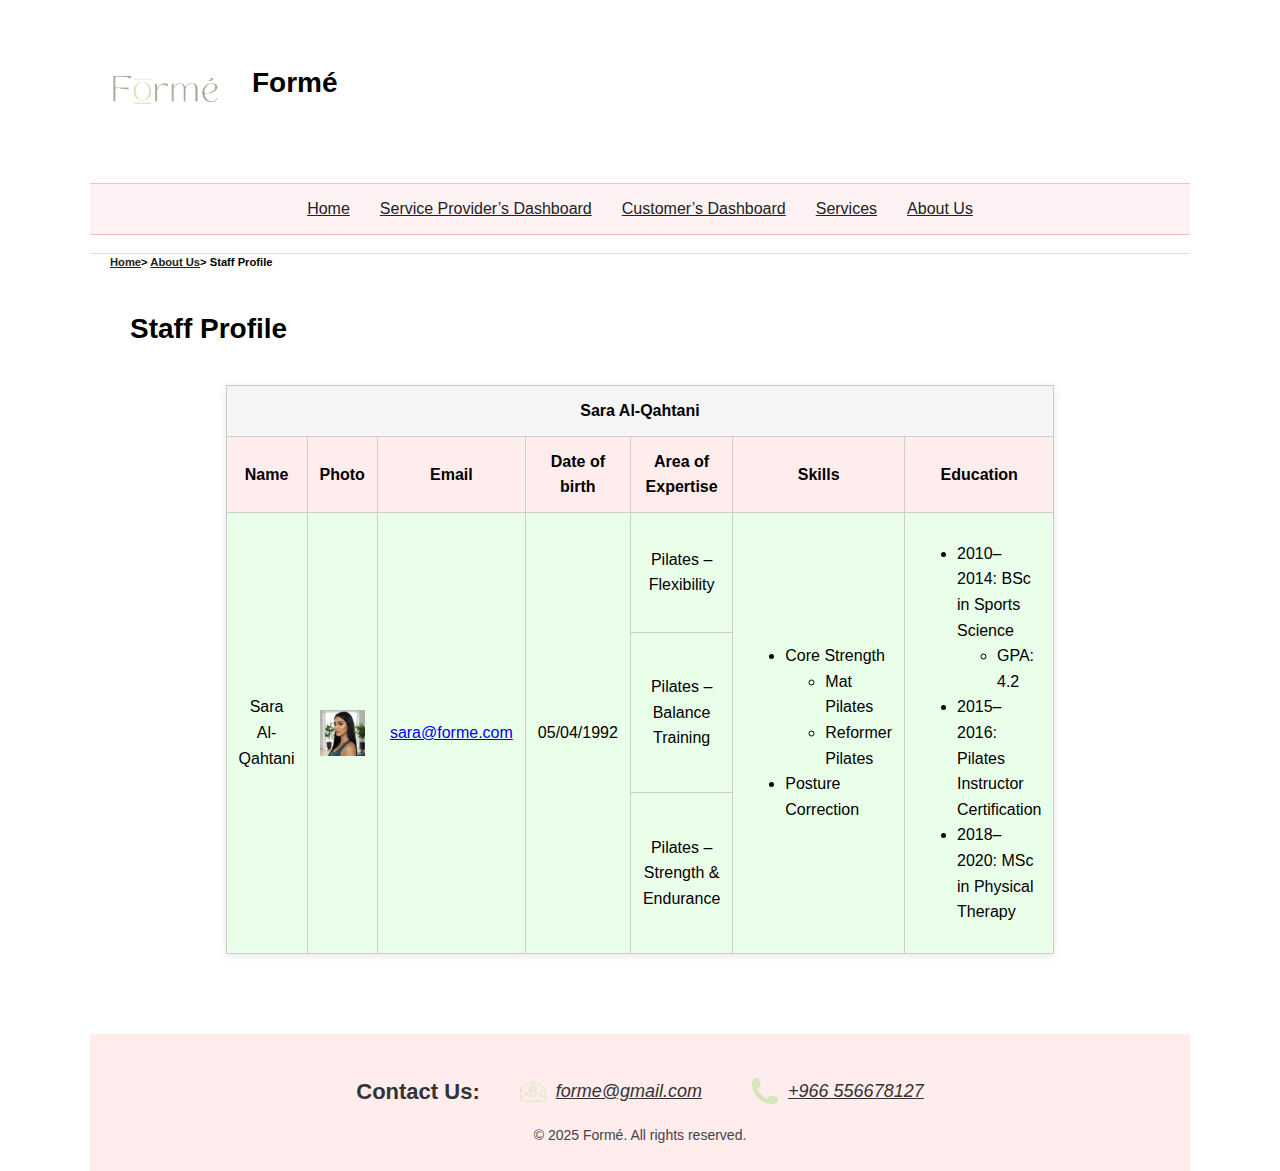
<file: staff1.html>
<!DOCTYPE html>
<html lang="en">
<head>
  <meta charset="UTF-8">
  <title>Formé Staff Profile</title>
  <link rel="stylesheet" href="Style.css">
  <script src="Script.js" defer></script>
  
</head>
<body>

  <!-- Header -->
  <header id="top" class="site-header">
    <div id="brand">
      <img src="images/Logo.png" alt="Logo" width="150" height="150">
      <h1 id="site-title">Formé</h1>
    </div>

    <!-- Navigation bar -->
    <nav id="navigation">
      <ul>
     <li><a href="home.html">Home</a></li>
        <li><a href="Service_Providers_Dashboard.html">Service Provider’s Dashboard</a></li>
        <li><a href="Customer_Dashboard.html">Customer’s Dashboard</a></li>
        <li><a href="Services.html">Services</a></li>
        <li><a href="About_Us.html">About Us</a></li>
      </ul>
    </nav>
  </header>



 <main>
 

<nav id="indicator">
  <a href="home.html">Home</a>&gt; <a href="About_Us.html">About Us</a>&gt; Staff Profile
</nav>
  <!-- Staff Section -->
 
    <section class="staff-section">
      <h2>Staff Profile</h2>
  <table class="staff-profile-table">
    <tr style="background:#f5f5f5; font-weight:bold;">
      <td colspan="7">Sara Al-Qahtani</td>
    </tr>
    <tr>
      <th >Name</th>
      <th>Photo</th>
      <th>Email</th>
      <th>Date of birth</th>
      <th>Area of Expertise</th>
      <th>Skills</th>
      <th>Education</th>
    </tr>
    <tr>
      <!-- Spanning cells -->
      <td rowspan="3">Sara Al-Qahtani</td>
      <td rowspan="3"><img src="images/girl1.jpeg" alt="staff1 pic" class="profile-photo" width="100"></td>
      <td rowspan="3"><a href="mailto:sara@forme.com">sara@forme.com</a></td>
      <td rowspan="3">05/04/1992</td>

      <!-- Expertise column split into 3 rows -->
      <td>Pilates – Flexibility</td>
      <!-- Nested list for Skills -->
      <td rowspan="3" style="text-align:left;">
        <ul>
          <li>Core Strength
            <ul>
              <li>Mat Pilates</li>
              <li>Reformer Pilates</li>
            </ul>
          </li>
          <li>Posture Correction</li>
        </ul>
      </td>
      <!-- Nested list for Education -->
      <td rowspan="3" style="text-align:left;" >
        <ul>
          <li>2010–2014: BSc in Sports Science
            <ul>
              <li>GPA: 4.2</li>
            </ul>
          </li>
          <li>2015–2016: Pilates Instructor Certification</li>
          <li>2018–2020: MSc in Physical Therapy</li>
        </ul>
      </td>
    </tr>
    <tr>
      <td>Pilates – Balance Training</td>
    </tr>
    <tr>
      <td>Pilates – Strength &amp; Endurance</td>
    </tr>
  </table>
</section>

</main>
 <footer class="site-footer">
  <div class="contact-section">
    <h3>Contact Us:</h3>

    <div class="contact-info">
      <div class="contact-row">
        <img src="images/mail-removed.png" alt="Email icon">
        <a href="mailto:forme@gmail.com">forme@gmail.com</a>
      </div>

      <div class="contact-row">
        <img src="images/phone-removed.png" alt="Phone icon">
        <a href="tel:+966556678127">+966 556678127</a>
      </div>
    </div>
  </div>

  <p class="copyright">&copy; 2025 Formé. All rights reserved.</p>
</footer>
</body>
</html>
</file>
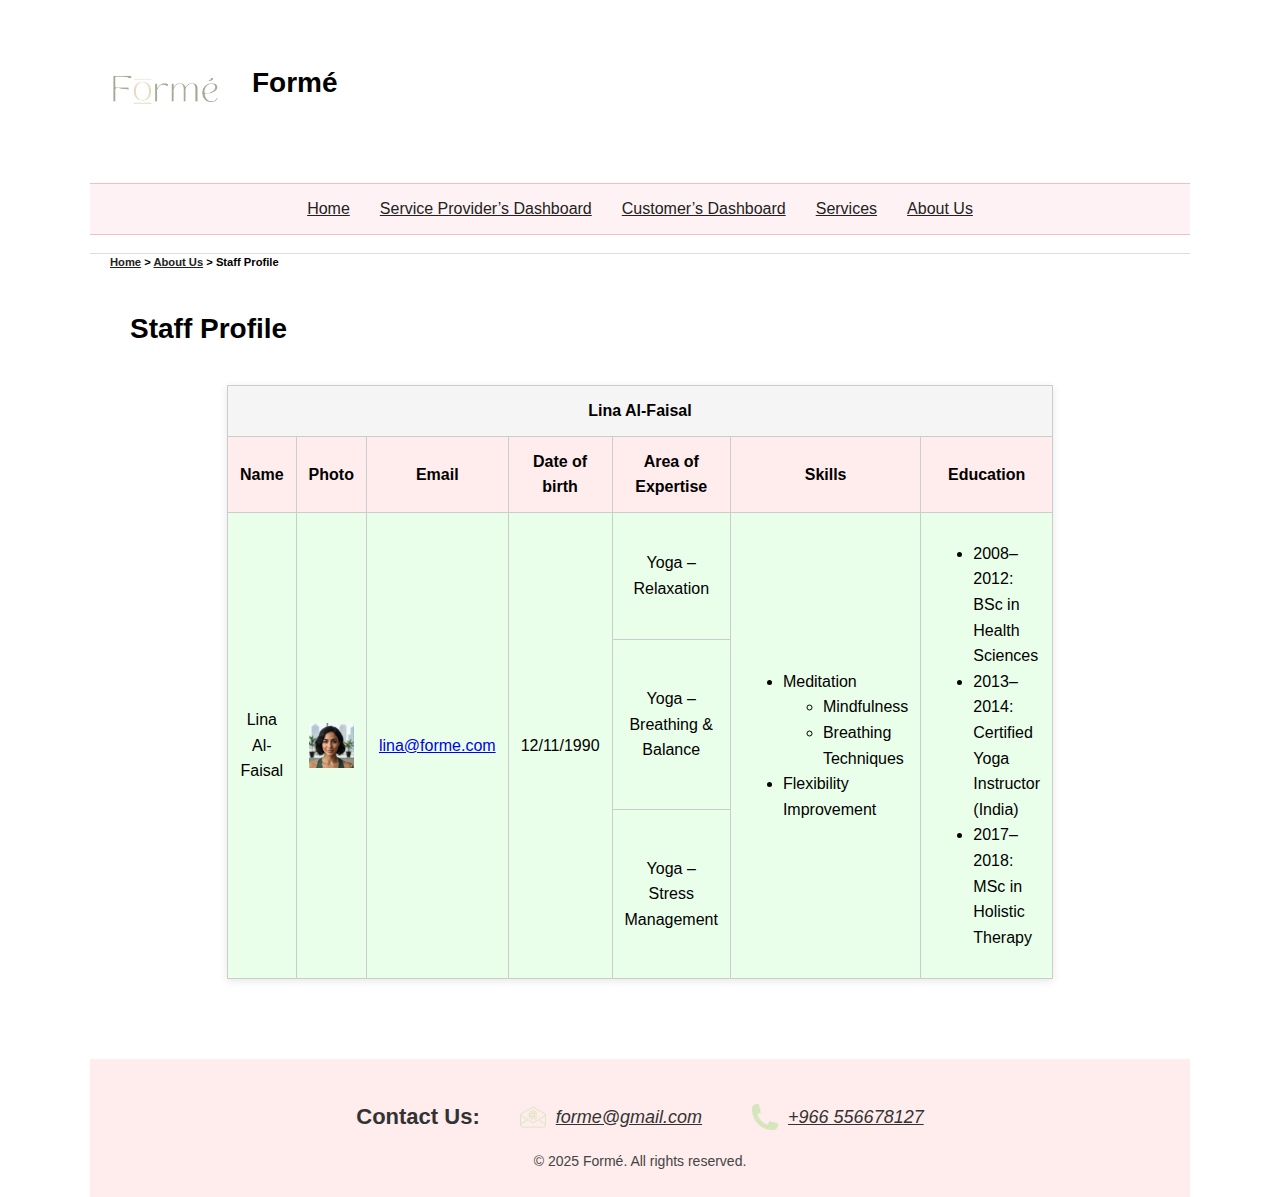
<file: staff2.html>
<!DOCTYPE html>
<html lang="en">
<head>
  <meta charset="UTF-8">
  <title>Formé Staff Profile</title>
  <link rel="stylesheet" href="Style.css">
  <script src="Script.js" defer></script>
</head>
<body>
  <!-- Header -->
  <header id="top" class="site-header">
    <div id="brand">
      <img src="images/Logo.png" alt="Logo" width="150" height="150">
      <h1 id="site-title">Formé</h1>
    </div>

    <!-- Navigation bar -->
    <nav id="navigation">
      <ul>
       <li><a href="home.html">Home</a></li>
        <li><a href="Service_Providers_Dashboard.html">Service Provider’s Dashboard</a></li>
        <li><a href="Customer_Dashboard.html">Customer’s Dashboard</a></li>
        <li><a href="Services.html">Services</a></li>
        <li><a href="About_Us.html">About Us</a></li>
      </ul>
    </nav>
  </header>



 <main>
 
<nav id="indicator">
  <a href="home.html">Home</a> &gt; <a href="About_Us.html">About Us</a> &gt; Staff Profile
</nav>
  <!-- Staff Section -->
 
    <section class="staff-section">
      <h2>Staff Profile</h2>
  <table class="staff-profile-table">
    <tr style="background:#f5f5f5; font-weight:bold;">
     <td colspan="7">Lina Al-Faisal</td>
    </tr>
    <tr>
      <th >Name</th><th>Photo</th><th>Email</th><th>Date of birth</th><th>Area of Expertise</th><th>Skills</th><th>Education</th>
    </tr>
    <tr>
      <td rowspan="3">Lina Al-Faisal</td>
      <td rowspan="3"><img src="images/girl2.jpeg" alt="staff2 pic" class="profile-photo" width="100"></td>
      <td rowspan="3"><a href="mailto:lina@forme.com">lina@forme.com</a></td>
      <td rowspan="3">12/11/1990</td>
      <td>Yoga – Relaxation</td>
      <td rowspan="3" style="text-align:left;">
        <ul>
          <li>Meditation
            <ul>
              <li>Mindfulness</li>
              <li>Breathing Techniques</li>
            </ul>
          </li>
          <li>Flexibility Improvement</li>
        </ul>
      </td>
      <td rowspan="3" style="text-align:left;">
        <ul>
          <li>2008–2012: BSc in Health Sciences</li>
          <li>2013–2014: Certified Yoga Instructor (India)</li>
          <li>2017–2018: MSc in Holistic Therapy</li>
        </ul>
      </td>
    </tr>
    <tr><td>Yoga – Breathing &amp; Balance</td></tr>
    <tr><td>Yoga – Stress Management</td></tr>
  </table>
</section>
</main>

 <footer class="site-footer">
  <div class="contact-section">
    <h3>Contact Us:</h3>

    <div class="contact-info">
      <div class="contact-row">
        <img src="images/mail-removed.png" alt="Email icon">
        <a href="mailto:forme@gmail.com">forme@gmail.com</a>
      </div>

      <div class="contact-row">
        <img src="images/phone-removed.png" alt="Phone icon">
        <a href="tel:+966556678127">+966 556678127</a>
      </div>
    </div>
  </div>

  <p class="copyright">&copy; 2025 Formé. All rights reserved.</p>
</footer>
</body>
</html>
</file>
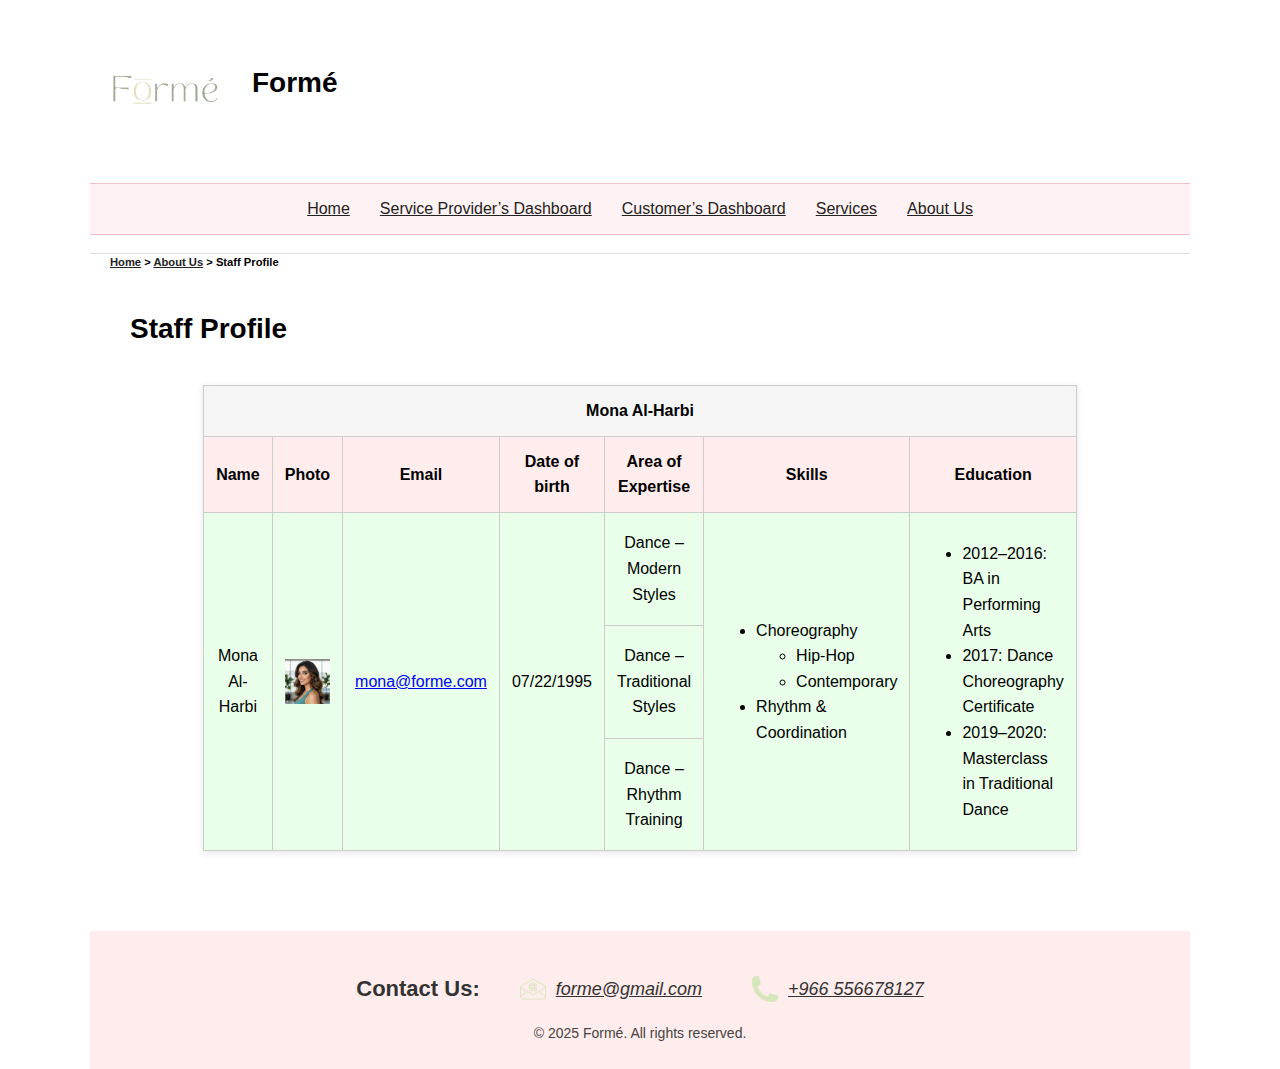
<file: staff3.html>
<!DOCTYPE html>
<html lang="en">
<head>
  <meta charset="UTF-8">
  <title>Formé Staff Profile</title>
  <link rel="stylesheet" href="Style.css">
  <script src="Script.js" defer></script>
</head>
<body>
  <!-- Header -->
  <header id="top" class="site-header">
    <div id="brand">
      <img src="images/Logo.png" alt="Logo" width="150" height="150">
      <h1 id="site-title">Formé</h1>
    </div>

    <!-- Navigation bar -->
    <nav id="navigation">
      <ul>
       <li><a href="home.html">Home</a></li>
        <li><a href="Service_Providers_Dashboard.html">Service Provider’s Dashboard</a></li>
        <li><a href="Customer_Dashboard.html">Customer’s Dashboard</a></li>
        <li><a href="Services.html">Services</a></li>
        <li><a href="About_Us.html">About Us</a></li>
      </ul>
    </nav>
  </header>



 <main>
 
<nav id="indicator">
  <a href="home.html">Home</a> &gt;  <a href="About_Us.html">About Us</a> &gt;  Staff Profile
</nav>
  <!-- Staff Section -->
 
    <section class="staff-section">
      <h2>Staff Profile</h2>
  <table class="staff-profile-table">
    <tr style="background:#f5f5f5; font-weight:bold;">
      <td colspan="7">Mona Al-Harbi</td>
    </tr>
    <tr>
      <th>Name</th><th>Photo</th><th>Email</th><th>Date of birth</th><th>Area of Expertise</th><th>Skills</th><th>Education</th>
    </tr>
    <tr>
      <td rowspan="3">Mona Al-Harbi</td>
      <td rowspan="3"><img src="images/girl3.jpeg" alt="staff3 pic" class="profile-photo" width="100"></td>
      <td rowspan="3"><a href="mailto:mona@forme.com">mona@forme.com</a></td>
      <td rowspan="3">07/22/1995</td>
      <td>Dance – Modern Styles</td>
      <td rowspan="3" style="text-align:left;">
        <ul>
          <li>Choreography
            <ul>
              <li>Hip-Hop</li>
              <li>Contemporary</li>
            </ul>
          </li>
          <li>Rhythm &amp; Coordination</li>
        </ul>
      </td>
      <td rowspan="3" style="text-align:left;">
        <ul>
          <li>2012–2016: BA in Performing Arts</li>
          <li>2017: Dance Choreography Certificate</li>
          <li>2019–2020: Masterclass in Traditional Dance</li>
        </ul>
      </td>
    </tr>
    <tr><td>Dance – Traditional Styles</td></tr>
    <tr><td>Dance – Rhythm Training</td></tr>
  </table>
</section>

</main>
 <footer class="site-footer">
  <div class="contact-section">
    <h3>Contact Us:</h3>

    <div class="contact-info">
      <div class="contact-row">
        <img src="images/mail-removed.png" alt="Email icon">
        <a href="mailto:forme@gmail.com">forme@gmail.com</a>
      </div>

      <div class="contact-row">
        <img src="images/phone-removed.png" alt="Phone icon">
        <a href="tel:+966556678127">+966 556678127</a>
      </div>
    </div>
  </div>

  <p class="copyright">&copy; 2025 Formé. All rights reserved.</p>
</footer>
</body>
</html>
</file>
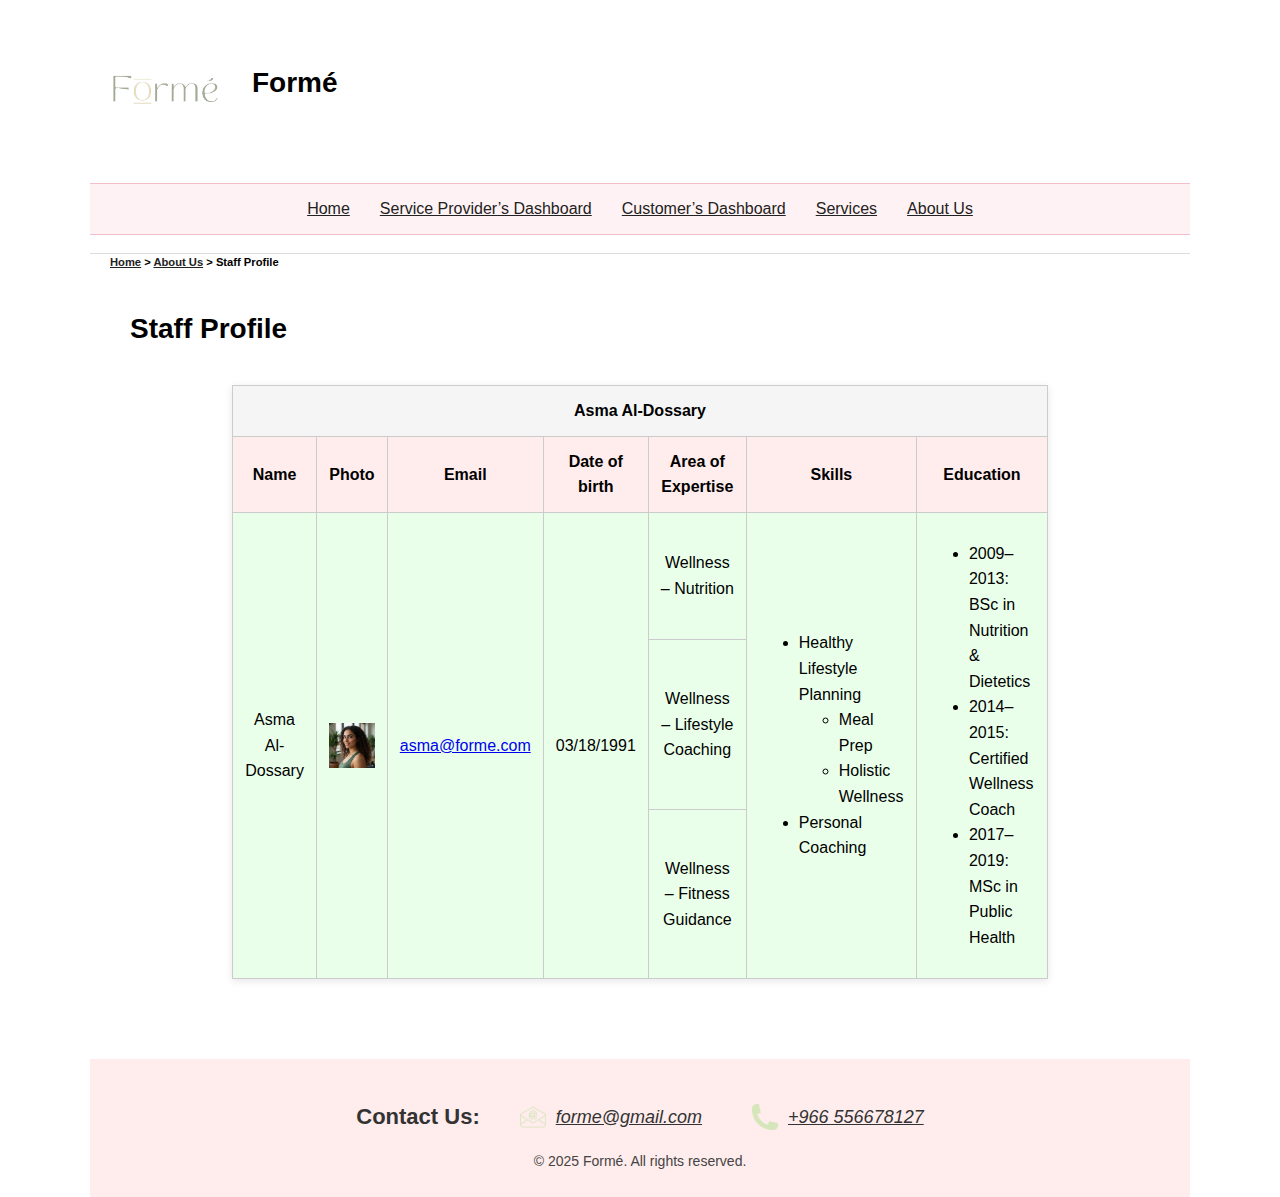
<file: staff4.html>
<!DOCTYPE html>
<html lang="en">
<head>
  <meta charset="UTF-8">
  <title>Formé Staff Profile</title>
  <link rel="stylesheet" href="Style.css">
  <script src="Script.js" defer></script>
</head>
<body>
  <!-- Header -->
  <header id="top" class="site-header">
    <div id="brand">
      <img src="images/Logo.png" alt="Logo" width="150" height="150">
      <h1 id="site-title">Formé</h1>
    </div>

    <!-- Navigation bar -->
    <nav id="navigation">
      <ul>
        <li><a href="home.html">Home</a></li>
        <li><a href="Service_Providers_Dashboard.html">Service Provider’s Dashboard</a></li>
        <li><a href="Customer_Dashboard.html">Customer’s Dashboard</a></li>
        <li><a href="Services.html">Services</a></li>
        <li><a href="About_Us.html">About Us</a></li>
      </ul>
    </nav>
  </header>



 <main>
 
<nav id="indicator">
  <a href="home.html">Home</a> &gt;  <a href="About_Us.html">About Us</a> &gt; Staff Profile
</nav>
  <!-- Staff Section -->
 
    <section class="staff-section">
      <h2>Staff Profile</h2>
  <table class="staff-profile-table">
    <tr style="background:#f5f5f5; font-weight:bold;">
          <td colspan="7">Asma Al-Dossary</td>
    </tr>
    <tr>
      <th>Name</th><th>Photo</th><th>Email</th><th>Date of birth</th><th>Area of Expertise</th><th>Skills</th><th>Education</th>
    </tr>
    <tr>
      <td rowspan="3">Asma Al-Dossary</td>
      <td rowspan="3"><img src="images/girl4.jpeg" alt="staff4 pic" class="profile-photo" width="100"></td>
      <td rowspan="3"><a href="mailto:asma@forme.com">asma@forme.com</a></td>
      <td rowspan="3">03/18/1991</td>
      <td>Wellness – Nutrition</td>
      <td rowspan="3" style="text-align:left;">
        <ul>
          <li>Healthy Lifestyle Planning
            <ul>
              <li>Meal Prep</li>
              <li>Holistic Wellness</li>
            </ul>
          </li>
          <li>Personal Coaching</li>
        </ul>
      </td>
      <td rowspan="3" style="text-align:left;">
        <ul>
          <li>2009–2013: BSc in Nutrition &amp; Dietetics</li>
          <li>2014–2015: Certified Wellness Coach</li>
          <li>2017–2019: MSc in Public Health</li>
        </ul>
      </td>
    </tr>
    <tr><td>Wellness – Lifestyle Coaching</td></tr>
    <tr><td>Wellness – Fitness Guidance</td></tr>
  </table>
  </section>

</main>
 <footer class="site-footer">
  <div class="contact-section">
    <h3>Contact Us:</h3>

    <div class="contact-info">
      <div class="contact-row">
        <img src="images/mail-removed.png" alt="Email icon">
        <a href="mailto:forme@gmail.com">forme@gmail.com</a>
      </div>

      <div class="contact-row">
        <img src="images/phone-removed.png" alt="Phone icon">
        <a href="tel:+966556678127">+966 556678127</a>
      </div>
    </div>
  </div>

  <p class="copyright">&copy; 2025 Formé. All rights reserved.</p>
</footer>
</body>
</html>
</file>
<file: Style.css>
/* Base */
* { box-sizing: border-box; }
html, body { margin: 0; padding: 0; }
body {
  font-family: Arial, sans-serif;
  line-height: 1.6;
}
img { max-width: 100%; height: auto; display: block; }
h1, h2 { margin: 0 0 .5rem; line-height: 1.2; text-align: left; margin-bottom: 20px;}
p { margin: 0; }


.section-title {
  text-align: center;
  font-size: 1.8em;      /* adjust size if needed */
  font-weight: 600;     
  margin-top: 80px;      /* space above */
  padding-top: 80px;
  margin-bottom: 50px;   /* space below */
  color: #333;           
  letter-spacing: 0.5px; 
}


/* Container width */
.site-header,
main,
footer {
  max-width: 1100px;
  margin: 0 auto;
  padding: 0 20px;
}

/* Header */
.site-header {
  display: flex;
  flex-direction: column;   
  align-items: flex-start;
    padding: 18px 0; 
  border-bottom: 1px solid #ddd;
}

/* Brand: logo and title inline */
#brand {
   display: flex;
  align-items: center;
  gap: 12px;
  margin-bottom: 15px; /* adds space between brand and nav bar */
}
#site-title {
 font-size: 28px;
  font-weight: 700;
}

/* Nav horizontal */
#navigation {
  width: 100%; /* full width */
  background-color: #fff2f4; /* very light pink */
  border-top: 1px solid #f1bfc7;  /* subtle border */
  border-bottom: 1px solid #f1bfc7;
  padding: 12px 0;
}
#navigation ul {
  list-style: none;
  display: flex;
  justify-content: center;
  gap: 30px;
  margin: 0;
  padding: 0;
}
#navigation a {
text-decoration: underline;
  color: #222;
  font-weight: 500;
}
#navigation a:hover
{
  text-decoration: none;
}
#indicator a {
  color: #222;
  
}
#indicator {
  font-size: 0.7em; 
  font-weight: 600;
}




/* Divider */
hr {
  border: none;
  border-top: 1px solid #e5e5e5;
  margin: 14px 0 24px;
}

/* Vision Section */

#vision {
  padding: 40px 60px;
}

#vision-title {
   font-size: 28px;
  font-weight: 700;
  margin-bottom: 30px;
}

.vision-row {
  display: grid;
  grid-template-columns: 1.3fr 260px; 
  align-items: start; 
  column-gap: 35px;
  margin-top: 0; 
}

.vision-text p {
  font-size: 16px;
  color: #333;
  line-height: 1.7;
  margin-top: 0;
 
}

.vision-image {
  width: 100%;
  max-width: 260px;
  height: auto;
  display: block;
  object-fit: contain;
  justify-self: center;
  opacity: 0.9;
 margin-top: -60px;

}


/* Footer */
footer { padding: 24px 20px 40px; }



/* SERVICES SECTION */
#services {
  padding: 40px 60px;
  text-align: center;
 display:flex; flex-wrap:wrap; gap:32px;
}

#services-title {
  font-size: 28px;
  font-weight: 700;
  margin-bottom: 30px;
}

/* Card container */
.services-cards{ 
  display: flex;
  justify-content: center;
  align-items: stretch;
  gap: 30px;
  flex-wrap: nowrap; 
  padding-bottom: 10px;
}

/* Each service card */
.service{
  background-color: #fff;
  border: 1px solid #e0e0e0;
  border-radius: 10px;
  box-shadow: 0 2px 5px rgba(0, 0, 0, 0.05);
  padding: 20px;
  width: 300px;
  text-align: center;
  transition: transform 0.2s ease, box-shadow 0.2s ease;
}

/* Hover effect for nice interaction */
.service:hover {
  transform: translateY(-5px);
  box-shadow: 0 4px 12px rgba(0, 0, 0, 0.15);
}

/* Service images */
.service img ,.catalog img {
  width: 100%;
  height: 220px;
  object-fit: cover;
  border-radius: 8px;
  margin-bottom: 15px;
}

/* Service titles */
.service h3,.catalog h3 {
  font-size: 20px;
  color: #222;
  margin-bottom: 10px;

}

/* Service text */
.service p,.catalog p {
  font-size: 15px;
  line-height: 1.6;
  text-align: center;
}

/* parent card */
.pilates.card.service {
  position: relative;   /* needed for absolute positioning inside */
  overflow: hidden;
}
.dance.card.service {
  position: relative;   /* needed for absolute positioning inside */
  overflow: hidden;
}


/* hidden info box */
.pilates-info,.dance-info,.yoga-info {
  position: absolute;
  inset: 0;  /* covers the entire card */
  background: rgba(255, 242, 244, 0.96);
  display: flex;
  flex-direction: column;
  justify-content: center;
  align-items: center;
  gap: 8px;
  opacity: 0;
  transition: opacity 0.25s ease;
  text-align: center;
  color: #333;
  font-size: 15px;
  font-weight: 500;
}

/* Show on hover */
.dance.card.service:hover .dance-info,
.pilates.card.service:hover .pilates-info,
.yoga.card.service:hover .yoga-info {
  opacity: 1;
}

/* USERS REVIEWS SECTION */
#reviews {
  padding: 40px 60px;
}

#reviews-title {
  font-size: 28px;
  font-weight: 700;
  margin-bottom: 30px;
}

/* Container for all review cards */
.review-cards {
   display:flex;
  align-items:flex-start;   /* keep text block top-aligned with avatar */
  gap:12px;
  margin-bottom:10px;
}

/* Each individual review box */
.review {
  
  border: 1px solid #e0e0e0;
  border-radius: 10px;
  box-shadow: 0 2px 5px rgba(0, 0, 0, 0.05);
  padding: 20px;
  width: 300px;
  text-align: left;
  transition: transform 0.2s ease, box-shadow 0.2s ease;
}

/* Hover animation */
.review:hover {
  transform: translateY(-5px);
  box-shadow: 0 4px 12px rgba(0, 0, 0, 0.15);
}

/* Header inside each review box */
.review-header {
  display: flex;
  align-items: center;
  gap: 12px;
  margin-bottom: 10px;
}

.review-header img {
  border-radius: 50%;
}

.reviewer strong {
  font-size: 16px;
  display: block;
}


.rating {
  color: #f6b400; /* star color */
  font-size: 16px;
}

.rate-service {
  font-size: 14px;
  color: #555;
  margin-top: 2px;
} 
.reviewer {
  display:flex;
  flex-direction:column;
align-items:flex-start;}


/* Review text */
.review p {
  font-size: 15px;
  line-height: 1.6;
  color: #555;
}
/* ========== HEALTHY LIVING TIPS SECTION ========== */
#tips {
  padding: 40px 60px;
}

#tips-title {
  font-size: 28px;
  font-weight: 700;
  margin-bottom: 30px;

  text-align: left;
}

/* Container for all tip boxes */
.tips-cards {
  display: flex;
  justify-content: center;
  align-items: stretch;
  gap: 40px;
  flex-wrap: nowrap; /* all in one line */
}

/* Each tip box */
.tip-box {
 background-color: #fff2f4;
  border: 1px solid #e0e0e0;
  border-radius: 10px;
  box-shadow: 0 2px 5px rgba(0, 0, 0, 0.05);
  padding: 20px;
  width: 250px;
  text-align: center;
  font-size: 15px;
  line-height: 1.6;
  color: #555;
  transition: transform 0.2s ease, box-shadow 0.2s ease;
}

/* Hover animation */
.tip-box:hover {
  transform: translateY(-5px);
  box-shadow: 0 4px 12px rgba(0, 0, 0, 0.15);
}

/* ===== FOOTER ===== */
.site-footer {
  background-color: #ffecec; /* light pink */
  padding: 40px 0 25px 0;
  text-align: center;
  color: #333;
  font-size: 15px;
}

/* main layout */
.contact-section {
  display: flex;
  justify-content: center;
  align-items: center;
  gap: 40px;
  margin-bottom: 15px;
}

/* title */
.contact-section h3 {
  font-size: 22px;
  font-weight: 700;
  margin: 0;
}

/* email + phone inline */
.contact-info {
  display: flex;
  align-items: center;
  gap: 50px;
}

/* each item (icon + text) */
.contact-row {
  display: flex;
  align-items: center;
  gap: 10px;
}

/* icons */
.contact-row img {
  width: 26px;
  height: 26px;
  background: transparent;
  border: none;
}

/* links */
.contact-row a {
  color: #333;
  text-decoration: underline;
  font-size: 18px;
  font-style: italic;
}

.contact-row a:hover {
  color: #000;
}

/* copyright */
.copyright {
  margin-top: 15px;
  font-size: 14px;
  color: #444;
}


/* --- ensures rows of cards --- */
.catalog {
  display: flex;
  flex-wrap: wrap;           /* allow wrapping */
  justify-content: center;   /* center the rows */
  gap: 40px;                 /* space between cards */
  padding: 40px 0;
}

.product {
  flex: 0 1 calc(50% - 40px);  /* 2 per row with gap adjustment */
  border: 1px solid #e0e0e0;
  border-radius: 10px;
  box-shadow: 0 2px 5px rgba(0, 0, 0, 0.05);
  text-align: center;
  padding: 20px;
   width: 70%;        /* reduce or increase this (try 70%, 60%, etc.) */
  max-width: 450px;  /* add a cap so it doesn’t stretch too wide */
}
.sort{
	display: flex;
  justify-content: flex-end;  /* moves it to the right */
  align-items: center;
  gap: 10px;                  /* space between label and box */
  margin-bottom: 20px;        /* space below the sort section */
}

.product:hover {
  transform: translateY(-5px);
  box-shadow: 0 4px 12px rgba(0, 0, 0, 0.15);
}




/*  GLOBAL BUTTONS STYLES */
.dashboard-links,
.customer-links {
  display: flex;
  justify-content: center;   
  align-items: center;       
  gap: 25px;               
  margin: 40px auto 60px auto; 
  text-align: center;
  width: fit-content;        
}

/* BUTTONS THAT LINK BETWEEN PAGES */
.btn-primary {
  display: inline-block;
  background: #fff2f4;
  color: #222;
  border: none;
  border-radius: 10px;
  font-weight: 700;
  cursor: pointer;
  text-align: center;
  transition: background 0.3s, transform 0.1s, box-shadow 0.2s;
  text-decoration: none;
  width: 230px;
  height: 50px;
  line-height: 50px;
}

.btn-primary:hover {
  background: #d3dfc3;
  box-shadow: 0 4px 12px rgba(0,0,0,0.15);
  transform: translateY(-2px);
  text-decoration: none;
}

/* FORM ACTION BUTTONS (FULL WIDTH) */
input[type="submit"].btn-primary-full {
  background-color: #fff2f4; /* force the pink background */
  border: 1px solid #ffd6e3; /* soft pink border to match inputs */
  color: #222;
  border-radius: 15px;
  font-weight: 700;
  font-size: 16px;
  text-align: center;
  padding: 15px 0;
  width: 100%;
  cursor: pointer;
  transition: background 0.3s, transform 0.1s, box-shadow 0.2s;
}

input[type="submit"].btn-primary-full:hover {
  background-color: #ffdce1;
  box-shadow: 0 4px 12px rgba(0, 0, 0, 0.1);
  transform: translateY(-2px);
}

input[type="submit"].btn-primary-full:active {
  background-color: #ffc9d0;
  transform: translateY(0);
}




/*  FORMS STYLE */
.form-card {
  max-width: 650px;
  margin: 40px auto;
  padding: 30px 36px;
  border: 1px solid #ffd6e3;
  border-radius: 14px;
  background: #fff;
  box-shadow: 0 6px 22px rgba(0,0,0,.06);
}
.form-card label {
  font-weight: 700;
  margin-top: 12px;
  display: block;
}

.form-card p {
  text-align: center;
}

.form-card input,
.form-card textarea,
.form-card select {
  width: 100%;
  padding: 12px 14px;
  margin-top: 6px;
  border: 1.5px solid #ffd6e3;
  border-radius: 10px;
  background: #fff;
  font-size: 15px;
  transition: border-color .2s, box-shadow .2s;
}
.form-card textarea { resize: vertical; }
.form-card input:focus,
.form-card textarea:focus,
.form-card select:focus {
  border-color: #ff9ec4;
  box-shadow: 0 0 0 4px rgba(255,158,196,.15);
}

.section-title {
  text-align: center;
  font-size: 1.8em;      /* adjust size if needed */
  font-weight: 600;     
  margin-top: 80px;      /* space above */
  padding-top: 80px;
  margin-bottom: 50px;   /* space below */
  color: #333;           
  letter-spacing: 0.5px; 
}

.page-title { font-size: 28px; margin: 8px 0 18px; }
.section-title { font-size: 24px; margin: 20px 0 18px; }

/* IMAGE UPLOAD FIELD */
.form-card .upload-row {
  display: flex;
  align-items: center;
  gap: 12px;
  margin-top: 10px;
}
.upload-row img {
  width: 80px;
  height: 80px;
  border-radius: 10px;
  object-fit: cover;
}

/*  TABLE STYLE */
.table-container {
  overflow-x: auto;
  margin-top: 20px;
}

.table {
  width: 100%;
  border-collapse: collapse;
  background: #eaffea;
  border-radius: 10px;
  overflow: hidden;
}

.table th,
.table td {
  border: 1px solid #ccc;
  padding: 12px;
  text-align: center;
  font-size: 15px;
  color: #333;
}

.table th {
  background: #ffecec;
  font-weight: bold;
}


.table tr:hover {
  background-color: #fff2f4;
  transition: background 0.2s ease;
}

.table img {
  width: 90px;
  height: 90px;
  border-radius: 50%;
  object-fit: cover;
  border: 1.5px solid #f5b6c7;
}

/* Staff section */
.staff-section {
  text-align: center;
  padding: 40px 20px;
}

.staff-section h2 {
  font-size: 28px;
  margin-bottom: 30px;
}

.staff-container {
  display: flex;
  overflow-x:auto;
  gap: 20px;
  padding:20px;
  white-space:nowrap;
  max-width: 900px;
  margin: 0 auto; 
}

.staff-card {
    flex: 0 0 250px;
  background: #ffecec; 
  border: 1px solid #f5b6c7;  
  border-radius: 8px;
  padding: 20px;
  transition: transform 0.2s, box-shadow 0.2s;
  
}

.staff-card:hover {
  transform: translateY(-5px);
  box-shadow: 0 4px 12px rgba(0,0,0,0.1);
}


.staff-card img {
  width: 100px;
  height: 100px;
  border-radius: 50%; 
  object-fit: cover;
  margin-bottom: 10px;
}

.staff-card a {
  color: #000; 
  text-decoration: none;
  font-weight: bold;
}

.staff-card h3:hover {
  text-decoration: none;
}


.staff-card h3 {
  font-size: 18px;
  text-decoration: underline;
  margin:0;
}

.staff-card p {
  font-size: 14px;
    margin:5px 0 0 0;

}
/* Staff Profile Table */
.staff-profile-table {
  width: 80%;           /* not full width */
  max-width: 900px;     /* keeps it neat */
  margin: 40px auto;    /* centers the table */
  border-collapse: collapse;
  background: #eaffea;       /* white background */
  box-shadow: 0 2px 8px rgba(0,0,0,0.1);
}

.staff-profile-table th,
.staff-profile-table td {
  border: 1px solid #ccc;
  padding: 12px;
  text-align: center;
}

.staff-profile-table th {
  background: #ffecec; /* light pink header */
  font-weight: bold;
}



/* STARS RATING EVALUATION */
.stars {
  display: flex;
  justify-content: center;     
  align-items: center;
  gap: 10px;
  margin: 0 auto;              
  border: 1.5px solid #ffd6e3; 
  border-radius: 10px;
  padding: 14px 16px;
  background: #fff;
  max-width: 520px;
}
.stars input {
  display: none;
}
.stars label {
  font-size: 28px;
  cursor: pointer;
  color: #cfcfcf;
  transition: transform 0.1s ease, color 0.15s ease;
}
.stars label:hover,
.stars label:hover ~ label {
  color: #f6b400;
  transform: scale(1.05);
}
.stars input:checked ~ label {
  color: #f6b400;
}

/* --- Delete  Staff Form  --- */
.staff-form {
  border: 1px solid #f5b6c7;
  border-radius: 8px;
  padding: 25px 20px;
  background: #fff;
}

/* Header row  */
.staff-header {
  display: grid;
  grid-template-columns: 100px 120px 1fr 1fr;
  text-align: center;
  font-weight: bold;
  background: #ffecec;
  border: 1px solid #ffecec;
  border-bottom: none;
  padding: 10px 0;
  border-radius: 6px 6px 0 0;
}

/* Staff rows */
.staff-list {
  border: 1px solid #ffecec;
  border-radius: 0 0 6px 6px;
  overflow: hidden;
}

.staff-row {
  display: grid;
  grid-template-columns: 100px 120px 1fr 1fr;
  align-items: center;
  text-align: center;
  padding: 10px 0;
  border-top: 1px solid #ffecec;
  background: #eaffea;
}


.staff-row img {
  width: 70px;
  height: 70px;
  border-radius: 50%;
  object-fit: cover;
  border: 1.5px solid #ffecec;
  background-color: #eaffea;
}

 
  /* Responsive Design — Home Page */
    

@media (max-width: 768px) {

  /* Navigation links stack vertically */
  #navigation ul {
    flex-direction: column;
    align-items: center;
   
  }

 
  .vision-row {
display: flex;
    flex-direction: column;
    align-items: center;
    text-align: center;
    position: relative;
  }
 
  .vision-image {
  position: relative;     
    margin-top: -60px;      
    width: 180px;           
  }
  
 .vision-text p {
    margin-bottom: 100px;    
  }
  
  
  /* Reviews ,Tips and Services : one card per line */
  .review-cards,
  .tips-cards ,
  .services-cards{
    flex-direction: column;
    align-items: center;
	width:100%;
  }

 h2{
    font-size: 22px;
  }

  /* Footer text smaller and centered */
  
  .contact-section {
    flex-direction: column;     /* stack the title + info vertically */
    text-align: center;
   
  }

  .contact-info {
    flex-direction: column;     
    align-items: center;
  }

  .contact-row {
    margin-bottom: 12px;
  }


  .copyright {
    margin-top: 10px;
    font-size: 13px;
  }
  
  #theme-btn {
    top: 10px;
    right: 10px;
    font-size: 10px;
    padding: 8px 14px;
  }
}
  


/*theme button*/
#themeBtn {
  background-color: #ffd6e3;
  color: #222;
  border: none;
  padding: 8px 14px;
  border-radius: 6px;
  position: absolute;
  top: 25px;
  right: 25px;
  z-index: 5;
 

}

#themeBtn:hover {
  background: #d3dfc3;
  box-shadow: 0 4px 12px rgba(0,0,0,0.15);
  transform: translateY(-2px);
  text-decoration: none;
}


/* ======== DARK MODE ======== */
body.dark {
  background-color: #222; 
  color: #fff;            
}


/*links*/
body.dark a {
  color: #f3b2c2;        
}

/* titles */
body.dark h1,
body.dark h2,
body.dark h3,
body.dark h4
{
  color: #fff ;
}

/*navigation bar  */
body.dark #navigation {
  background-color: #333;
  border-top: 1px solid #555;
  border-bottom: 1px solid #555;
}





/* Cards */
body.dark .service,
body.dark .review,
body.dark .tip-box {
  background-color: #333;
  color: #fff;
  border-color: #666;
}

/* footer */
body.dark .site-footer {
  background-color: #111;
  color: #fff;
}

body.dark .contact-row a {
  color: #ffd6e3;
}
/*global text*/
body.dark p,
body.dark li,
body.dark span,
body.dark div,
body.dark section,
body.dark strong,
body.dark #navigation a ,
body.dark #indicator a
{
  color: #fff ;
}
body.dark .pilates-info,body.dark .dance-info,body.dark .yoga-info {
  position: absolute;
  inset: 0;  /* covers the entire card */
  background: #d5b4c9;
  display: flex;
  flex-direction: column;
  justify-content: center;
  align-items: center;
  opacity: 0;
  transition: opacity 0.25s ease;
  text-align: center;
  color: #333;
  font-size: 15px;
  font-weight: 500;
}
body.dark #clock{
	color: #ffcce0;
}




/* Show on hover */
.dance.card.service:hover body.dark.dance-info,
.pilates.card.service:hover body.dark.pilates-info,
.yoga.card.service:hover body.dark.yoga-info {
  opacity: 1;
}


 /*Scroll Button in home page*/
#scrollTopBtn {
  position: fixed;
  bottom: 25px;
  right: 25px;
  background: transparent;
  z-index: 5;
  border: none;
}

#scrollTopBtn img {
  width: 50px;
  height: 50px;
  border-radius: 50%;
  transition: transform 0.3s ease;
}

#scrollTopBtn img:hover {
  transform: scale(1.1);
}
#clock {
  color: #333;
  font-size: 18px;
  text-align: center;
  margin-bottom: 10px;
  font-family: 'Poppins', sans-serif;
}

/* === Phase 3: simple error highlight === */
.input-error {
  border-color: red !important;
  box-shadow: 0 0 0 4px rgba(255, 0, 0, 0.1) !important;
}
/* highlight invalid fields on Service Evaluation page */
.form-error {
  border-color: #ff4d4f !important;
  box-shadow: 0 0 0 3px rgba(255, 77, 79, 0.25);
}

/* simple red highlight class used by JS */
.input-error {
  border-color: red !important;
  box-shadow: 0 0 0 4px rgba(255, 0, 0, 0.1) !important;
}

/* container that holds the added requests on the Request Service page */
#requestsContainer {
  max-width: 650px;
  margin: 10px auto 60px;
  padding: 20px 24px;
  border: 1px dashed #ffd6e3;
  border-radius: 14px;
  background: #fffafc;
  display: none;            /* JS will switch this to block when needed */
}

#requestsContainer h3 {
  margin-bottom: 10px;
}

#requestsContainer ul {
  padding-left: 20px;
}

#requestsContainer li {
  margin-bottom: 12px;
}

.desc-box {
  max-height: 80px;      
  overflow-y: auto;      
  padding-right: 6px;    
  white-space: normal;   
  line-height: 1.4;
}


/* ============================
   PINK MESSAGE BOX (GLOBAL)
   ============================ */
.message-box {
  position: fixed;
  top: 50%;
  left: 50%;
  transform: translate(-50%, -50%) scale(0.8);
  width: 350px;
  max-width: 90%;
  padding: 20px 25px;
  background: #ffe4ec;
  border: 2px solid #ffb7ce;
  border-radius: 14px;
  box-shadow: 0 8px 28px rgba(0,0,0,0.18);
  text-align: center;
  font-size: 16px;
  z-index: 9999;
  opacity: 0;
  pointer-events: none;
  transition: opacity .25s ease, transform .25s ease;
}

.message-box.visible {
  opacity: 1;
  transform: translate(-50%, -50%) scale(1);
  pointer-events: auto;
}

/* Buttons inside the message box */
.message-box-buttons {
  margin-top: 18px;
  display: flex;
  justify-content: center;
  gap: 15px;
}

.message-box-btn {
  flex: 1;               
  max-width: 170px;       
  background: #ffffff;
  border: 1.5px solid #ffb7ce;
  padding: 12px 0;      
  border-radius: 10px;
  cursor: pointer;
  font-weight: 600;
  color: #444;
  transition: background .2s ease, transform .1s ease;
  text-align: center;
}


.message-box-btn:hover {
  background: #ffe4ec;
  transform: translateY(-2px);
}

.message-box-btn:active {
  transform: translateY(0);
}

/* Dark mode compatibility */
body.dark .message-box {
  background: #6f4a5c;
  border-color: #c58fa5;
  color: #fff;
}

body.dark .message-box-btn {
  background: #fff;
  color: #333;
  border-color: #c58fa5;
}

/* --------------------------
   DARK MODE — FORM CARD
---------------------------*/
body.dark .form-card {
  background: #333;           
  border-color: #ffd6e3;         
  box-shadow: 0 6px 22px rgba(0,0,0,.35);
}

body.dark .form-card label {
  color: #fff;                
}

body.dark .form-card input,
body.dark .form-card textarea,
body.dark .form-card select {
  background: #222;            
  color: #fff;                 
  border-color: #ffd6e3;         
}

body.dark .form-card input:focus,
body.dark .form-card textarea:focus,
body.dark .form-card select:focus {
  border-color: #d48fb1;        
  box-shadow: 0 0 0 4px rgba(212,143,177,.25);
}

/* Image preview in forms */
body.dark .upload-row img {
  border: 1px solid #999;
}

body.dark input[type="date"] {
  color-scheme: dark;
}

/* DARK MODE — Stars Rating */
body.dark .stars {
  background: #333;
  border: 1.5px solid #555 !important;
}

body.dark .stars label {
  color: #777;    
  background: none !important; 
}

body.dark .stars label:hover,
body.dark .stars label:hover ~ label {
  color: #ffd369 !important;
}

body.dark .stars input:checked ~ label {
  color: #ffd369 !important;
}



/* ============================
        DARK MODE
   ============================ */
body.dark {
  background-color: #121212;
  color: #e6e6e6;
}


/* ----- Staff cards ----- */
body.dark .staff-card {
  background: #1e1e1e;
  border: 1px solid #444;
  color: #f1f1f1;
}

body.dark .staff-card a {
  color: #fff;
}

body.dark .staff-card h3 {
  color: #ffe4ec; /* soft pink highlight */
}

body.dark .staff-card p {
  color: #ccc;
}

/* ----- Staff profile table ----- */
body.dark .staff-profile-table {
  background: #1d1d1d;
  border-color: #444;
  box-shadow: 0 2px 8px rgba(255,255,255,0.05);
}

body.dark .staff-profile-table th {
  background: #2a2a2a;
  color: #f1f1f1;
}

body.dark .staff-profile-table td {
  color: #ddd;
  border-color: #444;
}
/* TABLE - Dark Mode  */
body.dark .table th,
body.dark .table td {
  color: #d1d1d1 !important; 
  border-color: #444;
}

body.dark .table th {
  background: #2a2a2a;
  color: #e6e6e6 !important; 
}

body.dark .table td {
  color: #cccccc !important; 
}

body.dark .table tr:hover {
  background-color: #333;
}


/* ================================
   DARK MODE – STAFF LIST 
   ================================ */

/* Entire row background */
body.dark .staff-list .staff-row {
    background: #1b1b1b !important;
    border-bottom: 1px solid #333;
}

/* Name + Role text */
body.dark .staff-list .staff-name,
body.dark .staff-list .staff-role {
    color: #e4e4e4 !important;
}

/* The light green background is coming from a parent div */
body.dark .staff-list {
    background: #1b1b1b !important;
}

/* Checkbox */
body.dark .staff-list input[type="checkbox"] {
    accent-color: #d27d99; /* pink checkmark */
}

/* Images */
body.dark .staff-list img {
    border: 1.5px solid #bb6680 !important;
}

/* Header row (Select / Photo / Name / Role) */
body.dark .staff-header {
    background: #2a2a2a !important;
    border: 1px solid #444 !important;
}

body.dark .staff-header div {
    color: #eaeaea !important;
}
/* ------------------------------
      DARK MODE — FORM CARD
-------------------------------*/
body.dark .form-card {
  background: #1b1b1b !important;        /* deeper dark */
  border: 1px solid #444 !important;     /* subtle border */
  color: #e6e6e6 !important;
  box-shadow: 0 6px 22px rgba(0,0,0,.45);
}

/* Headings */
body.dark .form-card h3 {
  color: #f3c4d6 !important;             /* soft pink title */
}

/* Labels */
body.dark .form-card label {
  color: #dcdcdc !important;
}

/* Inputs, Textareas, Selects */
body.dark .form-card input,
body.dark .form-card textarea,
body.dark .form-card select {
  background: #262626 !important;        /* clean dark field */
  color: #eaeaea !important;             /* readable text */
  border: 1px solid #555 !important;     /* subtle borders */
}

/* Placeholders */
body.dark .form-card input::placeholder,
body.dark .form-card textarea::placeholder {
  color: #a6a6a6 !important;
}

/* Focus Styles */
body.dark .form-card input:focus,
body.dark .form-card textarea:focus,
body.dark .form-card select:focus {
  border-color: #d48fb1 !important;
  box-shadow: 0 0 0 4px rgba(212,143,177,.25) !important;
}

/* File Upload Image Preview */
body.dark .upload-row img {
  border: 1.5px solid #bb6680 !important; /* match theme */
}

/* Submit Button */
body.dark .btn-primary-full {
  background: #bb6680 !important;
  color: #fff !important;
  border: 1px solid #bb6680 !important;
}

body.dark .btn-primary-full:hover {
  background: #d27d99 !important;
}


/* ==========================================
   FINAL DARK MODE 
========================================== */

/* Staff profile table wrapper */
body.dark .staff-profile-table {
    background: #1a1a1a !important;
    border: 1px solid #444 !important;
    box-shadow: none !important;
}

/* Title row */
body.dark .staff-profile-table tr:first-child td {
    background: #2a2a2a !important;
    color: #f3c4d6 !important;
    font-weight: bold !important;
}

/* Header row */
body.dark .staff-profile-table th {
    background: #2a2a2a !important;
    color: #eeeeee !important;
    border-color: #444 !important;
}

/* Normal cells */
body.dark .staff-profile-table td {
    background: #1d1d1d !important;
    color: #e0e0e0 !important;
    border-color: #444 !important;
}

/* Lists inside */
body.dark .staff-profile-table ul,
body.dark .staff-profile-table li {
    color: #e0e0e0 !important;
}

/* Links */
body.dark .staff-profile-table a {
    color: #ffbcd4 !important;
}

body.dark .staff-profile-table a:hover {
    color: #ffdceb !important;
}

/* Images */
body.dark .staff-profile-table img {
    border: 1.5px solid #bb6680 !important;
}

/* DARK Requests Container */
body.dark #requestsContainer {
  background: #2a2a2a !important;   
  border-color: #c58fa5 !important; 
  color: #fff !important;          
}


body.dark #requestsContainer h3 {
  color: #ffd6e3 !important;        
}


body.dark #requestsContainer li {
  color: #f1f1f1 !important;
}


body.dark #requestsContainer .desc-box {
  background: #1f1f1f !important;
  border: 1px solid #c58fa5 !important;
  padding: 10px;
  border-radius: 8px;
  color: #e6e6e6 !important;
}
</file>
